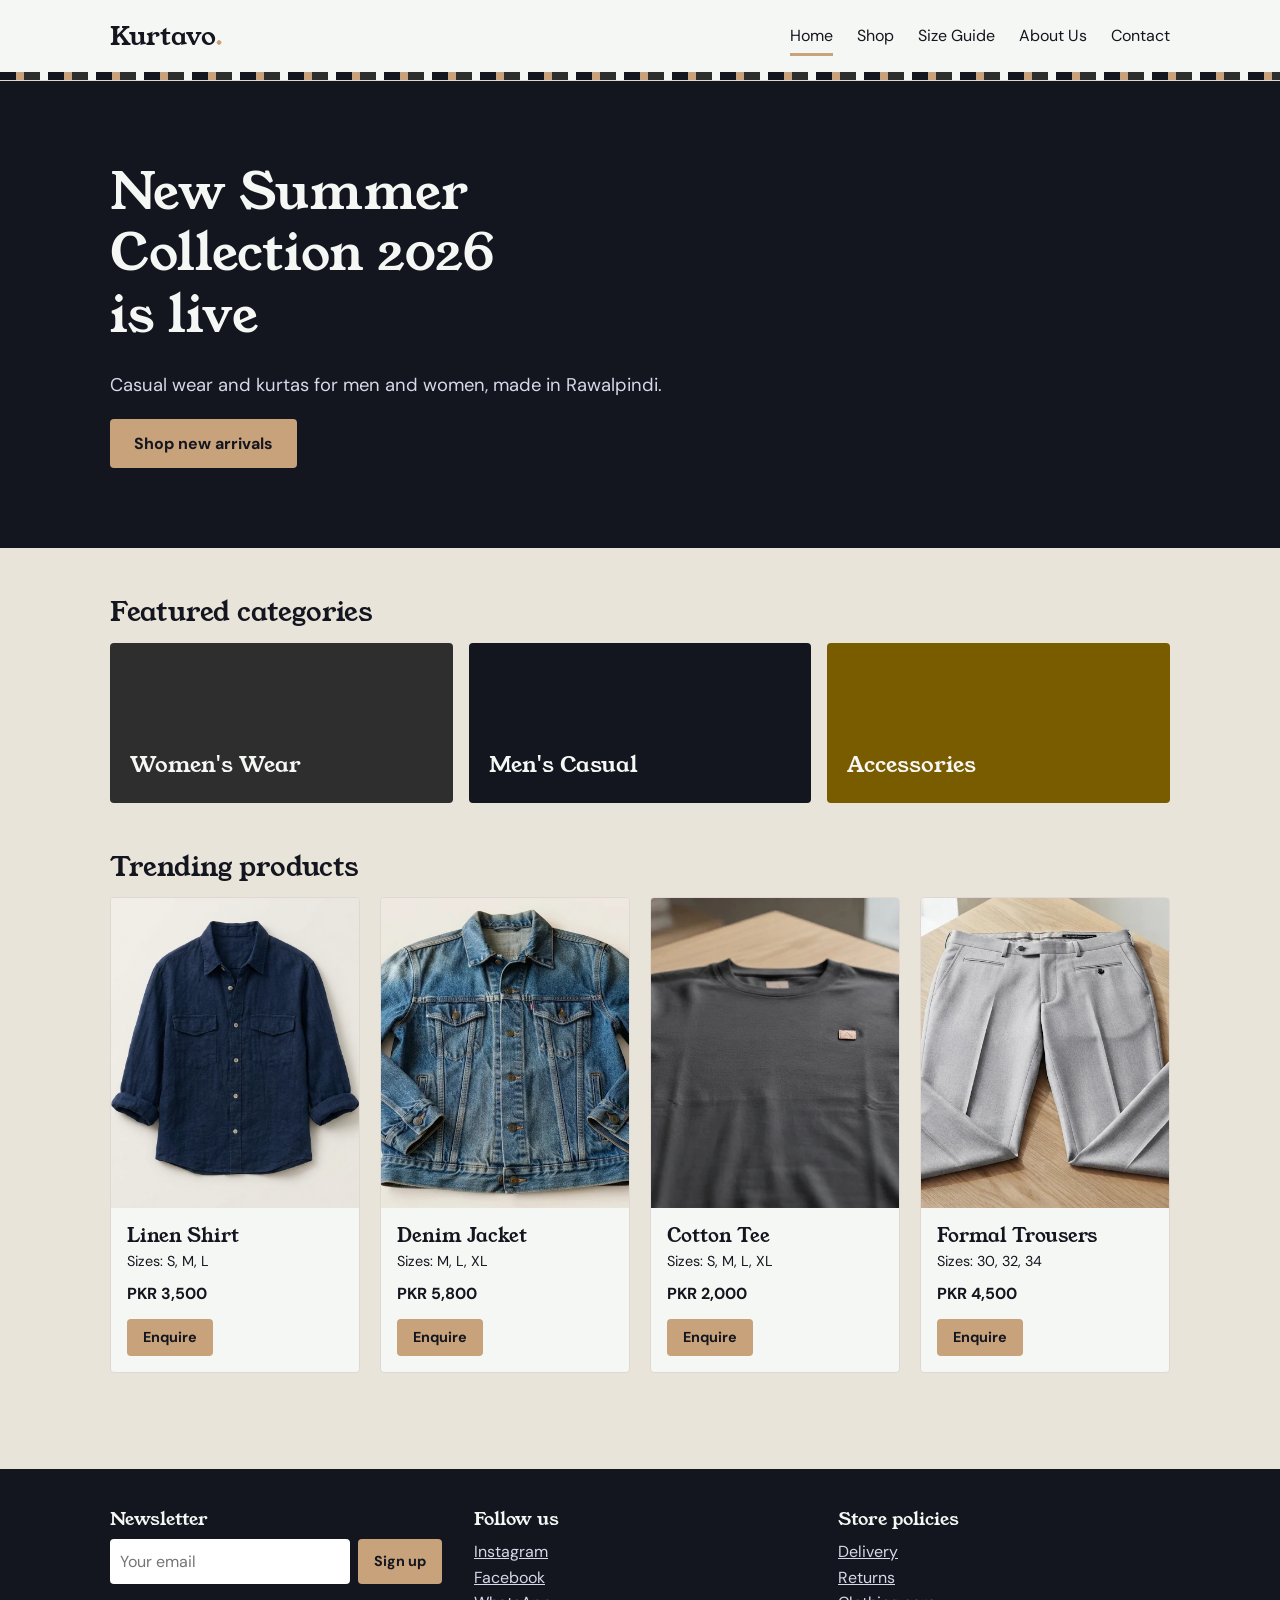
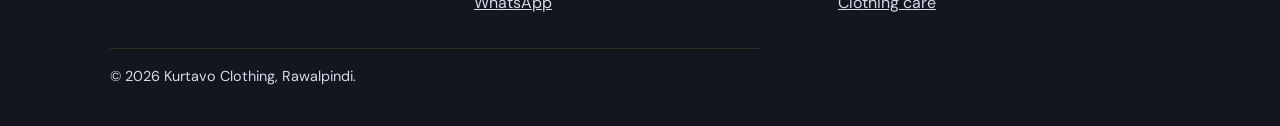
<file: index.html>
<!DOCTYPE html>
<html lang="en">
<head>
  <meta charset="UTF-8">
  <meta name="viewport" content="width=device-width, initial-scale=1">
  <title>Home | Kurtavo Clothing</title>
  <link rel="preconnect" href="https://fonts.googleapis.com">
  <link rel="stylesheet" href="https://fonts.googleapis.com/css2?family=DM+Sans:wght@400;700&family=Young+Serif&display=swap">
  <link rel="stylesheet" href="style.css">
</head>
<body>

  <!-- ========== HEADER / NAVIGATION (same on every page) ========== -->
  <header class="site-header">
    <div class="wrap header-row">
      <a class="logo" href="index.html">Kurtavo<span>.</span></a>
      <input type="checkbox" id="nav-toggle" class="nav-toggle" aria-label="Toggle menu">
      <label for="nav-toggle" class="nav-button">Menu</label>
      <ul class="nav-links">
        <li><a href="index.html" class="active">Home</a></li>
        <li><a href="shop.html">Shop</a></li>
        <li><a href="size-guide.html">Size Guide</a></li>
        <li><a href="about.html">About Us</a></li>
        <li><a href="contact.html">Contact</a></li>
      </ul>
    </div>
  </header>

  <!-- ========== HERO BANNER ========== -->
  <section class="hero">
    <div class="wrap">
      <h1>New Summer Collection 2026 is live</h1>
      <p>Casual wear and kurtas for men and women, made in Rawalpindi.</p>
      <a class="btn" href="shop.html">Shop new arrivals</a>
    </div>
  </section>

  <main>
    <!-- ========== FEATURED CATEGORIES ========== -->
    <section class="section">
      <div class="wrap">
        <h2>Featured categories</h2>
        <div class="category-row">
          <a class="category" href="shop.html">Women's Wear</a>
          <a class="category" href="shop.html">Men's Casual</a>
          <a class="category" href="shop.html">Accessories</a>
        </div>
      </div>
    </section>

    <!-- ========== TRENDING PRODUCTS (4 cards) ========== -->
    <section class="section" style="padding-top:0">
      <div class="wrap">
        <h2>Trending products</h2>
        <div class="product-grid">
          <article class="product-card">
            <div class="thumb"><img src="Blue Linen Shirt.jpg"></div>
            <div class="info">
               
              <h3>Linen Shirt</h3>
              <p class="sizes">Sizes: S, M, L</p>
              <p class="price">PKR 3,500</p>
              <a class="btn btn-small" href="contact.html">Enquire</a>
            </div>
          </article>
          <article class="product-card">
            <div class="thumb"><img src="Blue Denim Jacket.jpg"></div>
            <div class="info">

              <h3>Denim Jacket</h3>
              <p class="sizes">Sizes: M, L, XL</p>
              <p class="price">PKR 5,800</p>
              <a class="btn btn-small" href="contact.html">Enquire</a>
            </div>
          </article>
          <article class="product-card">
            <div class="thumb"><img src="Black Cotton Tee.jpg"></div>
            <div class="info">

              <h3>Cotton Tee</h3>
              <p class="sizes">Sizes: S, M, L, XL</p>
              <p class="price">PKR 2,000</p>
              <a class="btn btn-small" href="contact.html">Enquire</a>
            </div>
          </article>
          <article class="product-card">
            <div class="thumb"><img src="White Formal Trousers.jpg"></div>
            <div class="info">
              <h3>Formal Trousers</h3>

              <p class="sizes">Sizes: 30, 32, 34</p>
              <p class="price">PKR 4,500</p>
              <a class="btn btn-small" href="contact.html">Enquire</a>
            </div>
          </article>
        </div>
      </div>
    </section>
  </main>

  <!-- ========== FOOTER (same on every page) ========== -->
  <footer class="site-footer">
    <div class="wrap">
      <div class="footer-grid">
        <div>
          <h3>Newsletter</h3>
          <form class="newsletter" action="#">
            <input type="email" id="news-email" placeholder="Your email" aria-label="Email for newsletter">
            <button class="btn btn-small" type="submit">Sign up</button>
          </form>
        </div>
        <div>
          <h3>Follow us</h3>
          <ul>
            <li><a href="#">Instagram</a></li>
            <li><a href="#">Facebook</a></li>
            <li><a href="#">WhatsApp</a></li>
          </ul>
        </div>
        <div>
          <h3>Store policies</h3>
          <ul>
            <li><a href="#">Delivery</a></li>
            <li><a href="#">Returns</a></li>
            <li><a href="#">Clothing care</a></li>
          </ul>
        </div>
      </div>
      <p class="copyright">&copy; 2026 Kurtavo Clothing, Rawalpindi.</p>
    </div>
  </footer>

</body>
</html>
</file>
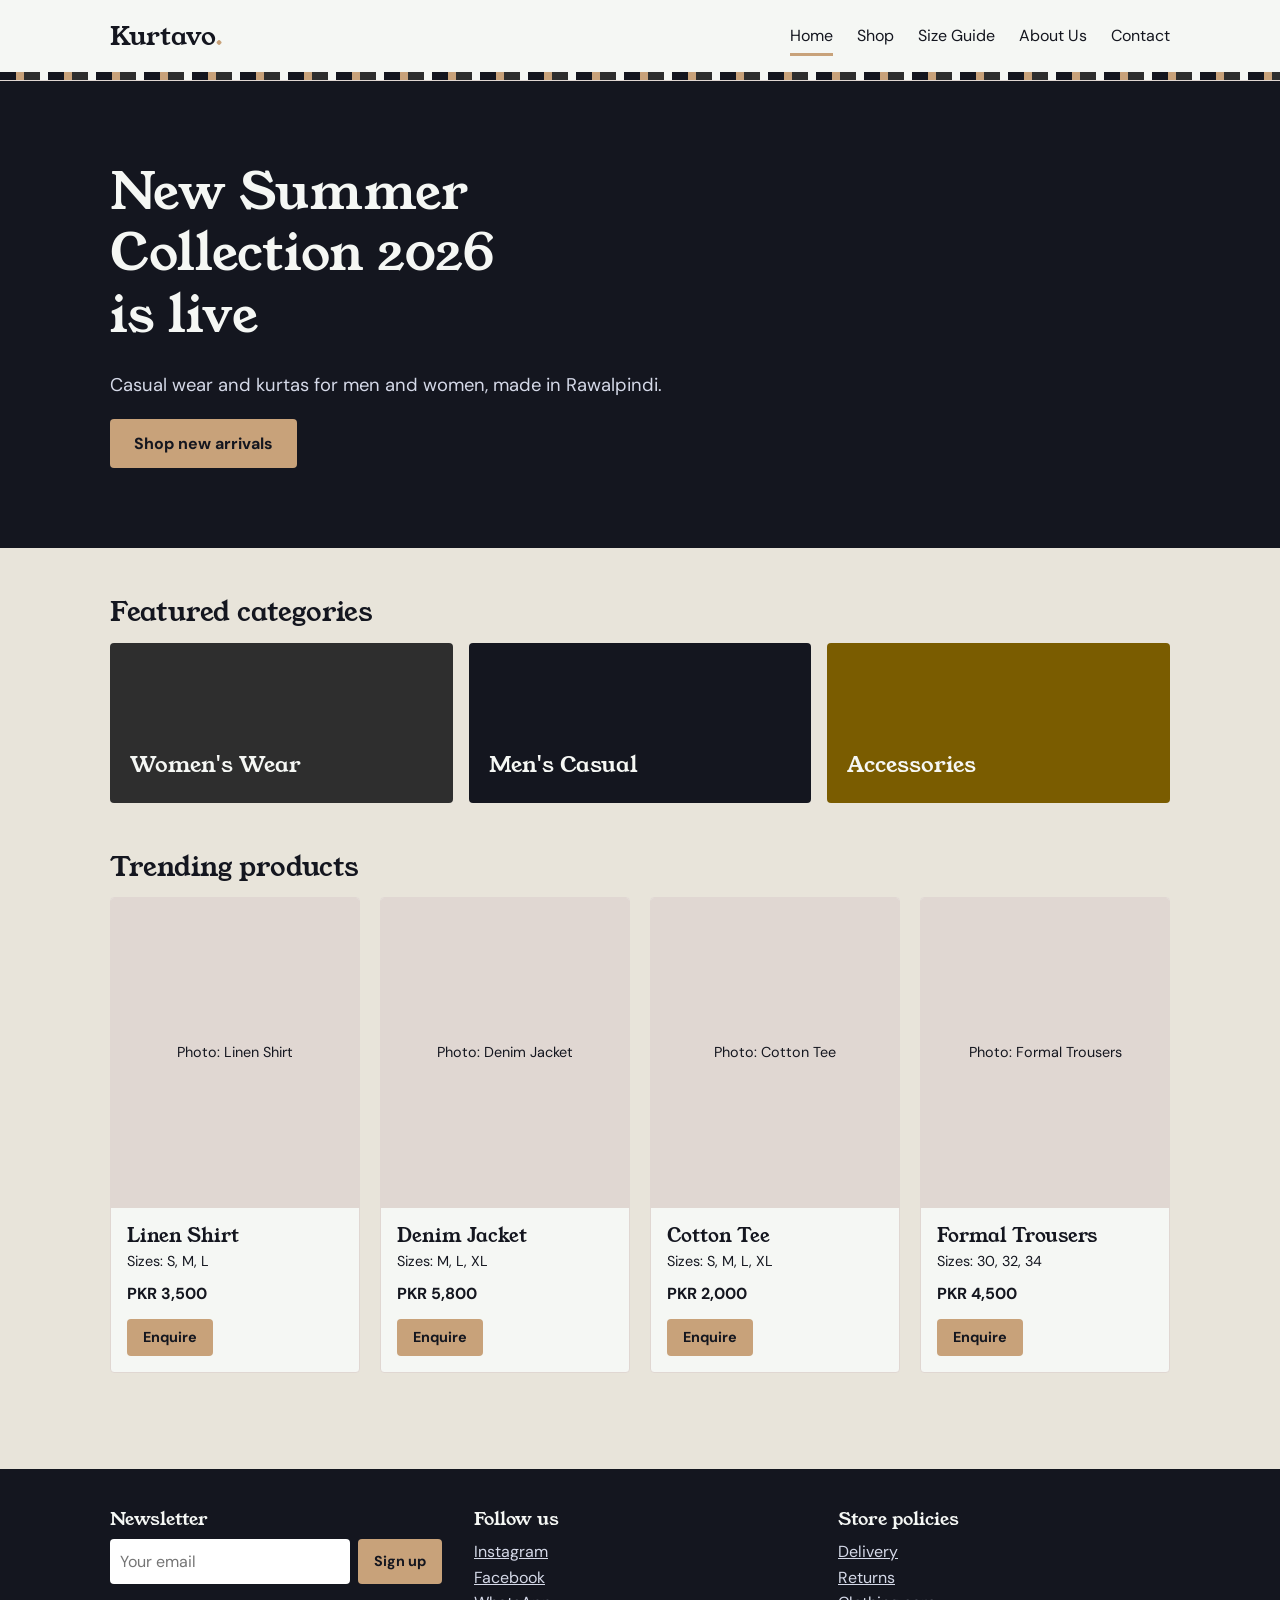
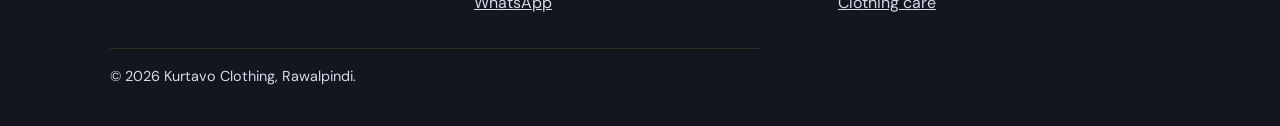
<file: New folder/index.html>
<!DOCTYPE html>
<html lang="en">
<head>
  <meta charset="UTF-8">
  <meta name="viewport" content="width=device-width, initial-scale=1">
  <title>Home | Kurtavo Clothing</title>
  <link rel="preconnect" href="https://fonts.googleapis.com">
  <link rel="stylesheet" href="https://fonts.googleapis.com/css2?family=DM+Sans:wght@400;700&family=Young+Serif&display=swap">
  <link rel="stylesheet" href="style.css">
</head>
<body>

  <!-- ========== HEADER / NAVIGATION (same on every page) ========== -->
  <header class="site-header">
    <div class="wrap header-row">
      <a class="logo" href="index.html">Kurtavo<span>.</span></a>
      <input type="checkbox" id="nav-toggle" class="nav-toggle" aria-label="Toggle menu">
      <label for="nav-toggle" class="nav-button">Menu</label>
      <ul class="nav-links">
        <li><a href="index.html" class="active">Home</a></li>
        <li><a href="shop.html">Shop</a></li>
        <li><a href="size-guide.html">Size Guide</a></li>
        <li><a href="about.html">About Us</a></li>
        <li><a href="contact.html">Contact</a></li>
      </ul>
    </div>
  </header>

  <!-- ========== HERO BANNER ========== -->
  <section class="hero">
    <div class="wrap">
      <h1>New Summer Collection 2026 is live</h1>
      <p>Casual wear and kurtas for men and women, made in Rawalpindi.</p>
      <a class="btn" href="shop.html">Shop new arrivals</a>
    </div>
  </section>

  <main>
    <!-- ========== FEATURED CATEGORIES ========== -->
    <section class="section">
      <div class="wrap">
        <h2>Featured categories</h2>
        <div class="category-row">
          <a class="category" href="shop.html">Women's Wear</a>
          <a class="category" href="shop.html">Men's Casual</a>
          <a class="category" href="shop.html">Accessories</a>
        </div>
      </div>
    </section>

    <!-- ========== TRENDING PRODUCTS (4 cards) ========== -->
    <section class="section" style="padding-top:0">
      <div class="wrap">
        <h2>Trending products</h2>
        <div class="product-grid">
          <article class="product-card">
            <div class="thumb">Photo: Linen Shirt</div>
            <div class="info">
              <h3>Linen Shirt</h3>
              <p class="sizes">Sizes: S, M, L</p>
              <p class="price">PKR 3,500</p>
              <a class="btn btn-small" href="contact.html">Enquire</a>
            </div>
          </article>
          <article class="product-card">
            <div class="thumb">Photo: Denim Jacket</div>
            <div class="info">
              <h3>Denim Jacket</h3>
              <p class="sizes">Sizes: M, L, XL</p>
              <p class="price">PKR 5,800</p>
              <a class="btn btn-small" href="contact.html">Enquire</a>
            </div>
          </article>
          <article class="product-card">
            <div class="thumb">Photo: Cotton Tee</div>
            <div class="info">
              <h3>Cotton Tee</h3>
              <p class="sizes">Sizes: S, M, L, XL</p>
              <p class="price">PKR 2,000</p>
              <a class="btn btn-small" href="contact.html">Enquire</a>
            </div>
          </article>
          <article class="product-card">
            <div class="thumb">Photo: Formal Trousers</div>
            <div class="info">
              <h3>Formal Trousers</h3>
              <p class="sizes">Sizes: 30, 32, 34</p>
              <p class="price">PKR 4,500</p>
              <a class="btn btn-small" href="contact.html">Enquire</a>
            </div>
          </article>
        </div>
      </div>
    </section>
  </main>

  <!-- ========== FOOTER (same on every page) ========== -->
  <footer class="site-footer">
    <div class="wrap">
      <div class="footer-grid">
        <div>
          <h3>Newsletter</h3>
          <form class="newsletter" action="#">
            <input type="email" id="news-email" placeholder="Your email" aria-label="Email for newsletter">
            <button class="btn btn-small" type="submit">Sign up</button>
          </form>
        </div>
        <div>
          <h3>Follow us</h3>
          <ul>
            <li><a href="#">Instagram</a></li>
            <li><a href="#">Facebook</a></li>
            <li><a href="#">WhatsApp</a></li>
          </ul>
        </div>
        <div>
          <h3>Store policies</h3>
          <ul>
            <li><a href="#">Delivery</a></li>
            <li><a href="#">Returns</a></li>
            <li><a href="#">Clothing care</a></li>
          </ul>
        </div>
      </div>
      <p class="copyright">&copy; 2026 Kurtavo Clothing, Rawalpindi.</p>
    </div>
  </footer>

</body>
</html>
</file>
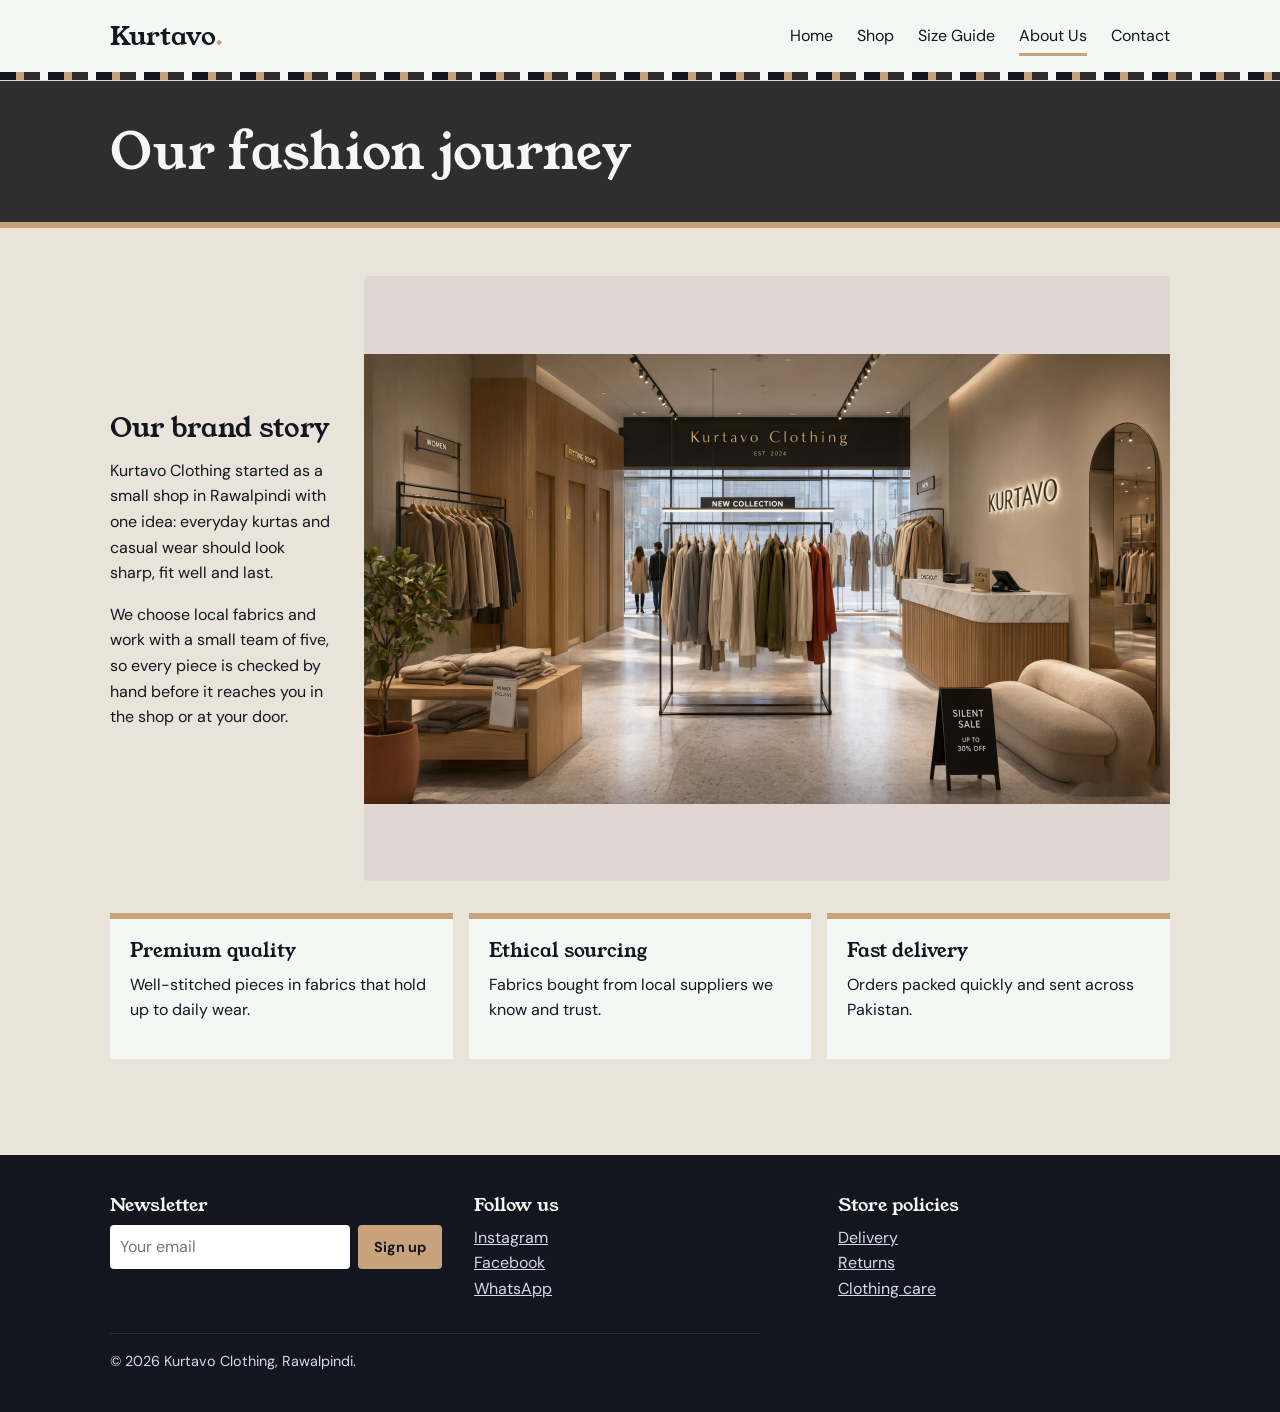
<file: about.html>
<!DOCTYPE html>
<html lang="en">

<head>
  <meta charset="UTF-8">
  <meta name="viewport" content="width=device-width, initial-scale=1">
  <title>About Us | Kurtavo Clothing</title>
  <link rel="preconnect" href="https://fonts.googleapis.com">
  <link rel="stylesheet"
    href="https://fonts.googleapis.com/css2?family=DM+Sans:wght@400;700&family=Young+Serif&display=swap">
  <link rel="stylesheet" href="style.css">
</head>

<body>

  <!--HEADER / NAVIGATION (same on every page)-->
  <header class="site-header">
    <div class="wrap header-row">
      <a class="logo" href="index.html">Kurtavo<span>.</span></a>
      <input type="checkbox" id="nav-toggle" class="nav-toggle" aria-label="Toggle menu">
      <label for="nav-toggle" class="nav-button">Menu</label>
      <ul class="nav-links">
        <li><a href="index.html">Home</a></li>
        <li><a href="shop.html">Shop</a></li>
        <li><a href="size-guide.html">Size Guide</a></li>
        <li><a href="about.html" class="active">About Us</a></li>
        <li><a href="contact.html">Contact</a></li>
      </ul>
    </div>
  </header>

  <!-- ========== PAGE HEADER ========== -->
  <section class="page-header">
    <div class="wrap">
      <h1>Our fashion journey</h1>
    </div>
  </section>

  <main class="section">
    <div class="wrap">

      <!-- ========== BRAND STORY + PHOTO ========== -->
      <div class="two-col">
        <div>
          <h2>Our brand story</h2>
          <p>Kurtavo Clothing started as a small shop in Rawalpindi with one idea: everyday kurtas and casual wear
            should look sharp, fit well and last.</p>
          <p>We choose local fabrics and work with a small team of five, so every piece is checked by hand before it
            reaches you in the shop or at your door.</p>
        </div>
        <div class="photo-box"><img src="kurtavo_store_clean.png" alt="Inside the kurtavo clothing store"></div>
      </div>

      <!-- ========== CORE VALUES ========== -->
      <div class="values">
        <div class="value">
          <h3>Premium quality</h3>
          <p>Well-stitched pieces in fabrics that hold up to daily wear.</p>
        </div>
        <div class="value">
          <h3>Ethical sourcing</h3>
          <p>Fabrics bought from local suppliers we know and trust.</p>
        </div>
        <div class="value">
          <h3>Fast delivery</h3>
          <p>Orders packed quickly and sent across Pakistan.</p>
        </div>
      </div>

    </div>
  </main>

  <!-- ========== FOOTER (same on every page) ========== -->
  <footer class="site-footer">
    <div class="wrap">
      <div class="footer-grid">
        <div>
          <h3>Newsletter</h3>
          <form class="newsletter" action="#">
            <input type="email" id="news-email" placeholder="Your email" aria-label="Email for newsletter">
            <button class="btn btn-small" type="submit">Sign up</button>
          </form>
        </div>
        <div>
          <h3>Follow us</h3>
          <ul>
            <li><a href="#">Instagram</a></li>
            <li><a href="#">Facebook</a></li>
            <li><a href="#">WhatsApp</a></li>
          </ul>
        </div>
        <div>
          <h3>Store policies</h3>
          <ul>
            <li><a href="#">Delivery</a></li>
            <li><a href="#">Returns</a></li>
            <li><a href="#">Clothing care</a></li>
          </ul>
        </div>
      </div>
      <p class="copyright">&copy; 2026 Kurtavo Clothing, Rawalpindi.</p>
    </div>
  </footer>

</body>

</html>
</file>
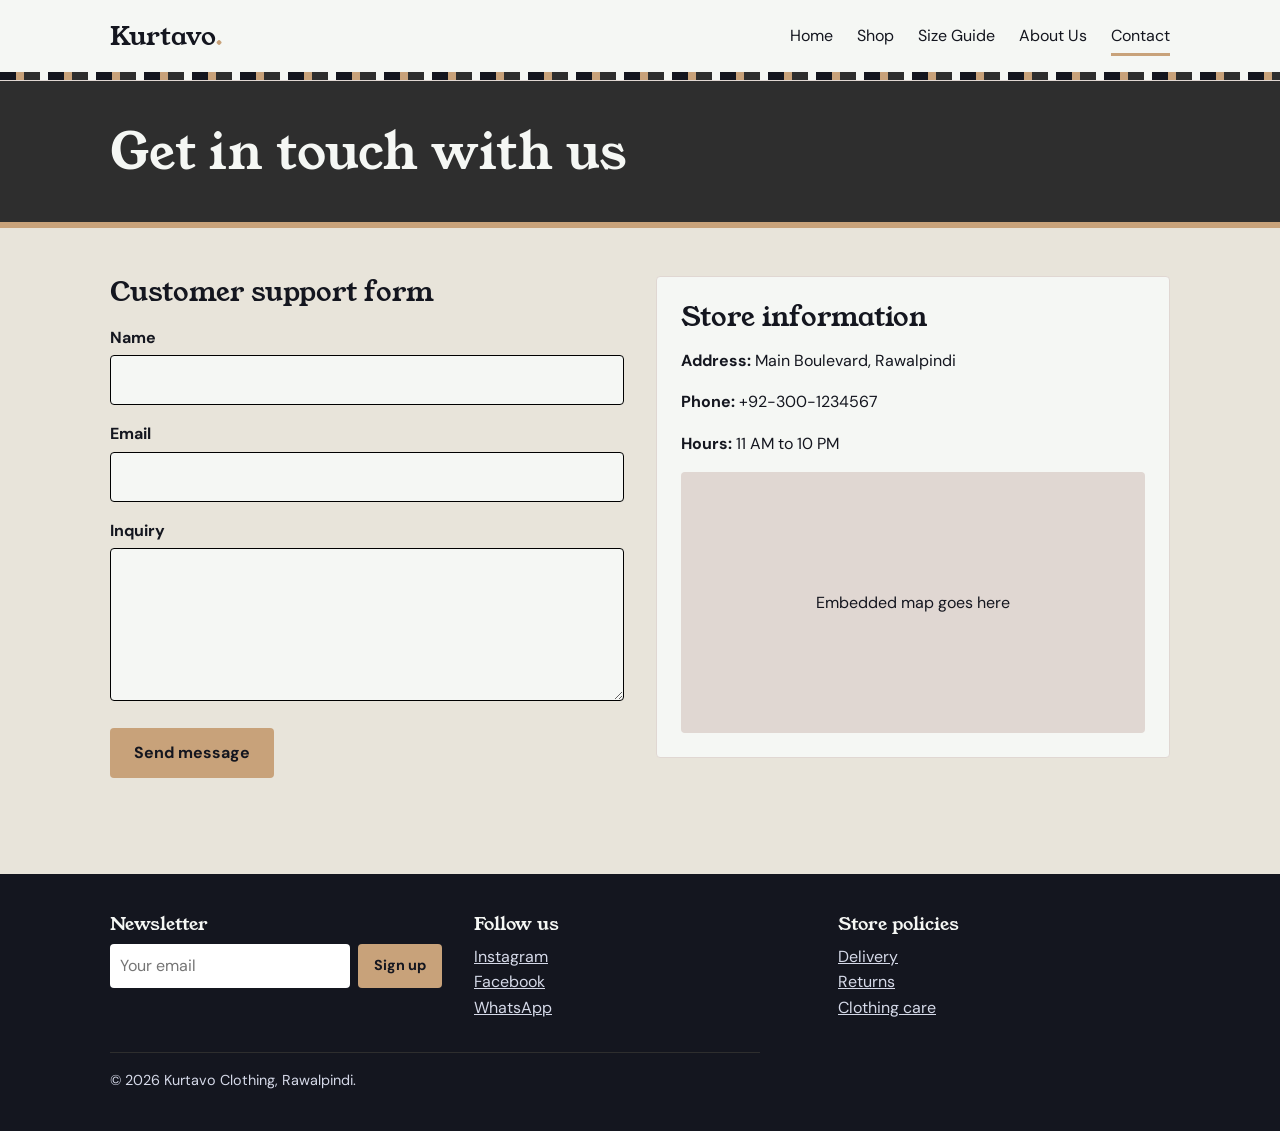
<file: contact.html>
<!DOCTYPE html>
<html lang="en">
<head>
  <meta charset="UTF-8">
  <meta name="viewport" content="width=device-width, initial-scale=1">
  <title>Contact | Kurtavo Clothing</title>
  <link rel="preconnect" href="https://fonts.googleapis.com">
  <link rel="stylesheet" href="https://fonts.googleapis.com/css2?family=DM+Sans:wght@400;700&family=Young+Serif&display=swap">
  <link rel="stylesheet" href="style.css">
</head>
<body>

  <!-- ========== HEADER / NAVIGATION (same on every page) ========== -->
  <header class="site-header">
    <div class="wrap header-row">
      <a class="logo" href="index.html">Kurtavo<span>.</span></a>
      <input type="checkbox" id="nav-toggle" class="nav-toggle" aria-label="Toggle menu">
      <label for="nav-toggle" class="nav-button">Menu</label>
      <ul class="nav-links">
        <li><a href="index.html">Home</a></li>
        <li><a href="shop.html">Shop</a></li>
        <li><a href="size-guide.html">Size Guide</a></li>
        <li><a href="about.html">About Us</a></li>
        <li><a href="contact.html" class="active">Contact</a></li>
      </ul>
    </div>
  </header>

  <!-- ========== PAGE HEADER ========== -->
  <section class="page-header">
    <div class="wrap"><h1>Get in touch with us</h1></div>
  </section>

  <main class="section">
    <div class="wrap two-col" style="align-items:start">

      <!-- ========== CUSTOMER SUPPORT FORM ========== -->
      <section>
        <h2>Customer support form</h2>
        <form class="contact-form" action="#" method="post" novalidate>
          <label for="name">Name</label>
          <input type="text" id="name" name="name">

          <label for="email">Email</label>
          <input type="email" id="email" name="email">

          <label for="inquiry">Inquiry</label>
          <textarea id="inquiry" name="inquiry" rows="5"></textarea>

          <button class="btn" type="submit">Send message</button>
        </form>
      </section>

      <!-- ========== STORE INFORMATION + MAP ========== -->
      <section class="info-box">
        <h2>Store information</h2>
        <p><strong>Address:</strong> Main Boulevard, Rawalpindi</p>
        <p><strong>Phone:</strong> +92-300-1234567</p>
        <p><strong>Hours:</strong> 11 AM to 10 PM</p>
        <div class="map-box">Embedded map goes here</div>
      </section>

    </div>
  </main>

  <!-- ========== FOOTER (same on every page) ========== -->
  <footer class="site-footer">
    <div class="wrap">
      <div class="footer-grid">
        <div>
          <h3>Newsletter</h3>
          <form class="newsletter" action="#">
            <input type="email" id="news-email" placeholder="Your email" aria-label="Email for newsletter">
            <button class="btn btn-small" type="submit">Sign up</button>
          </form>
        </div>
        <div>
          <h3>Follow us</h3>
          <ul>
            <li><a href="#">Instagram</a></li>
            <li><a href="#">Facebook</a></li>
            <li><a href="#">WhatsApp</a></li>
          </ul>
        </div>
        <div>
          <h3>Store policies</h3>
          <ul>
            <li><a href="#">Delivery</a></li>
            <li><a href="#">Returns</a></li>
            <li><a href="#">Clothing care</a></li>
          </ul>
        </div>
      </div>
      <p class="copyright">&copy; 2026 Kurtavo Clothing, Rawalpindi.</p>
    </div>
  </footer>

</body>
</html>
</file>
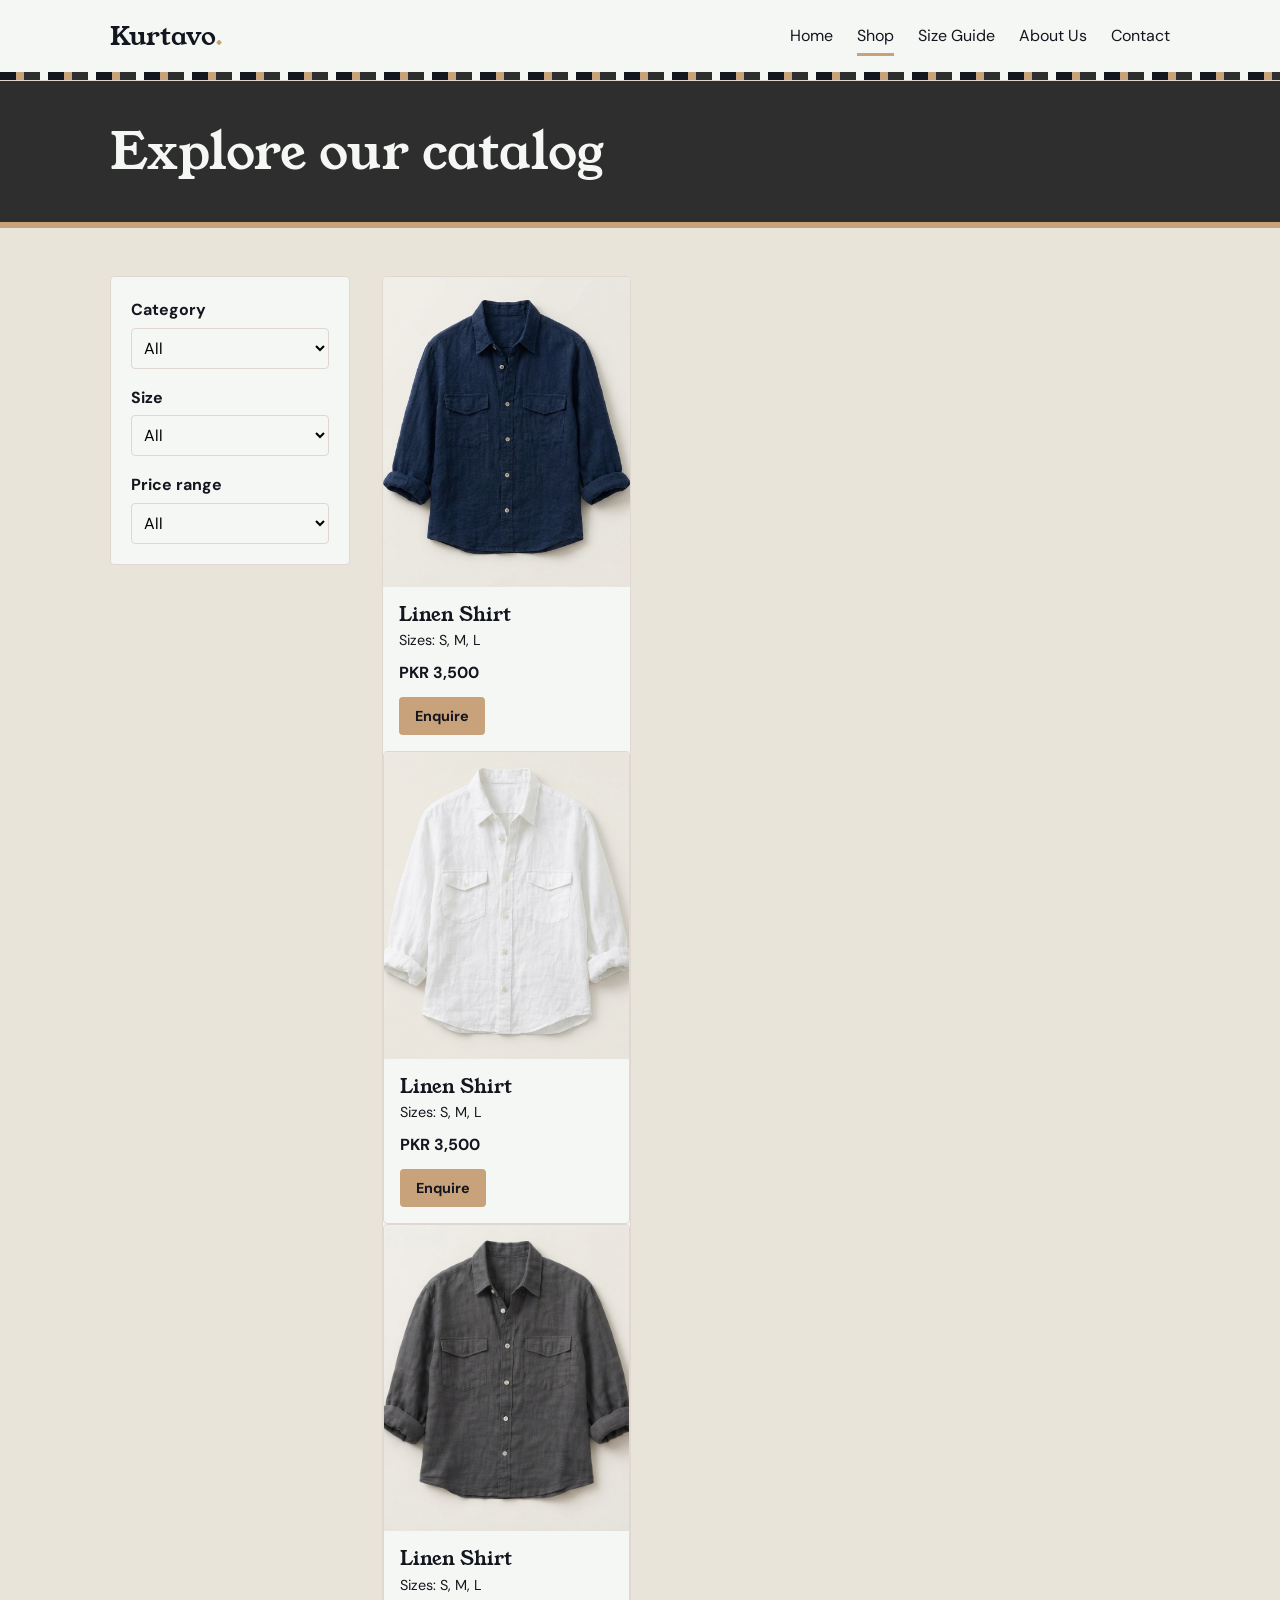
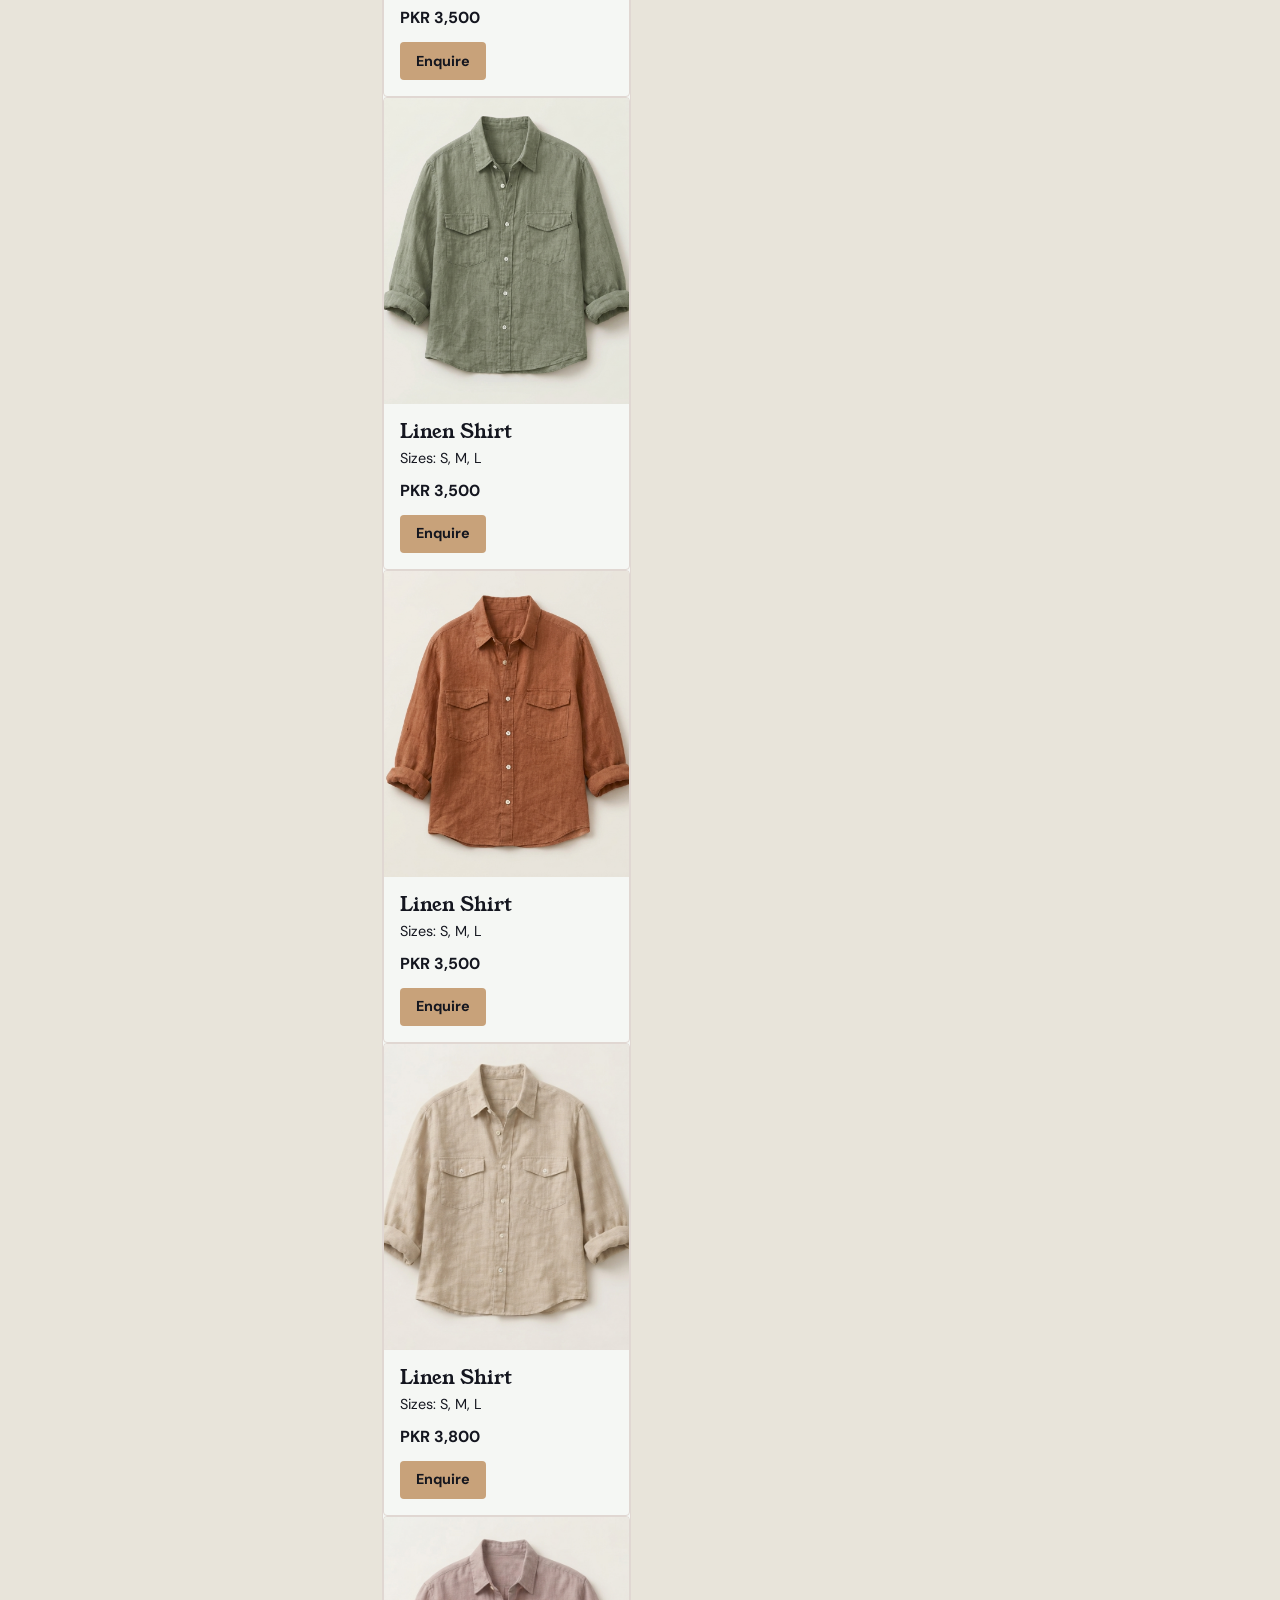
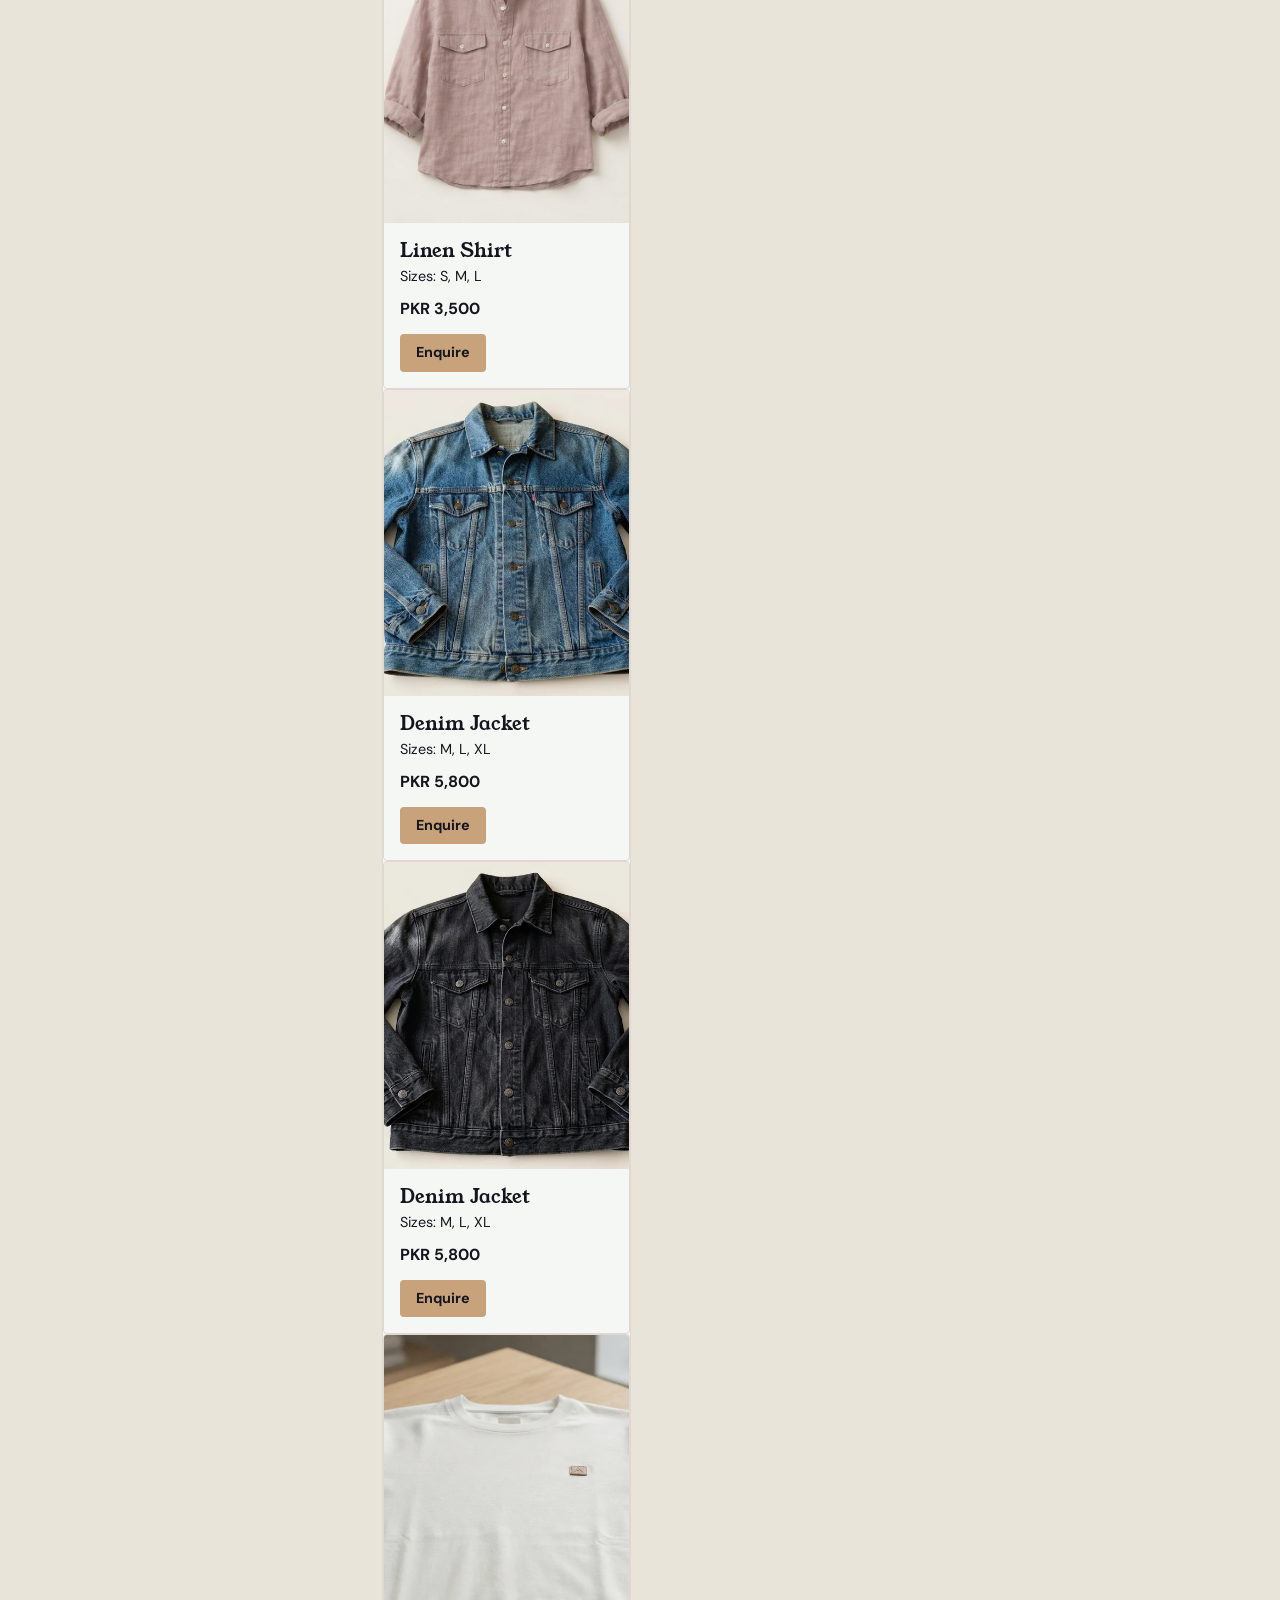
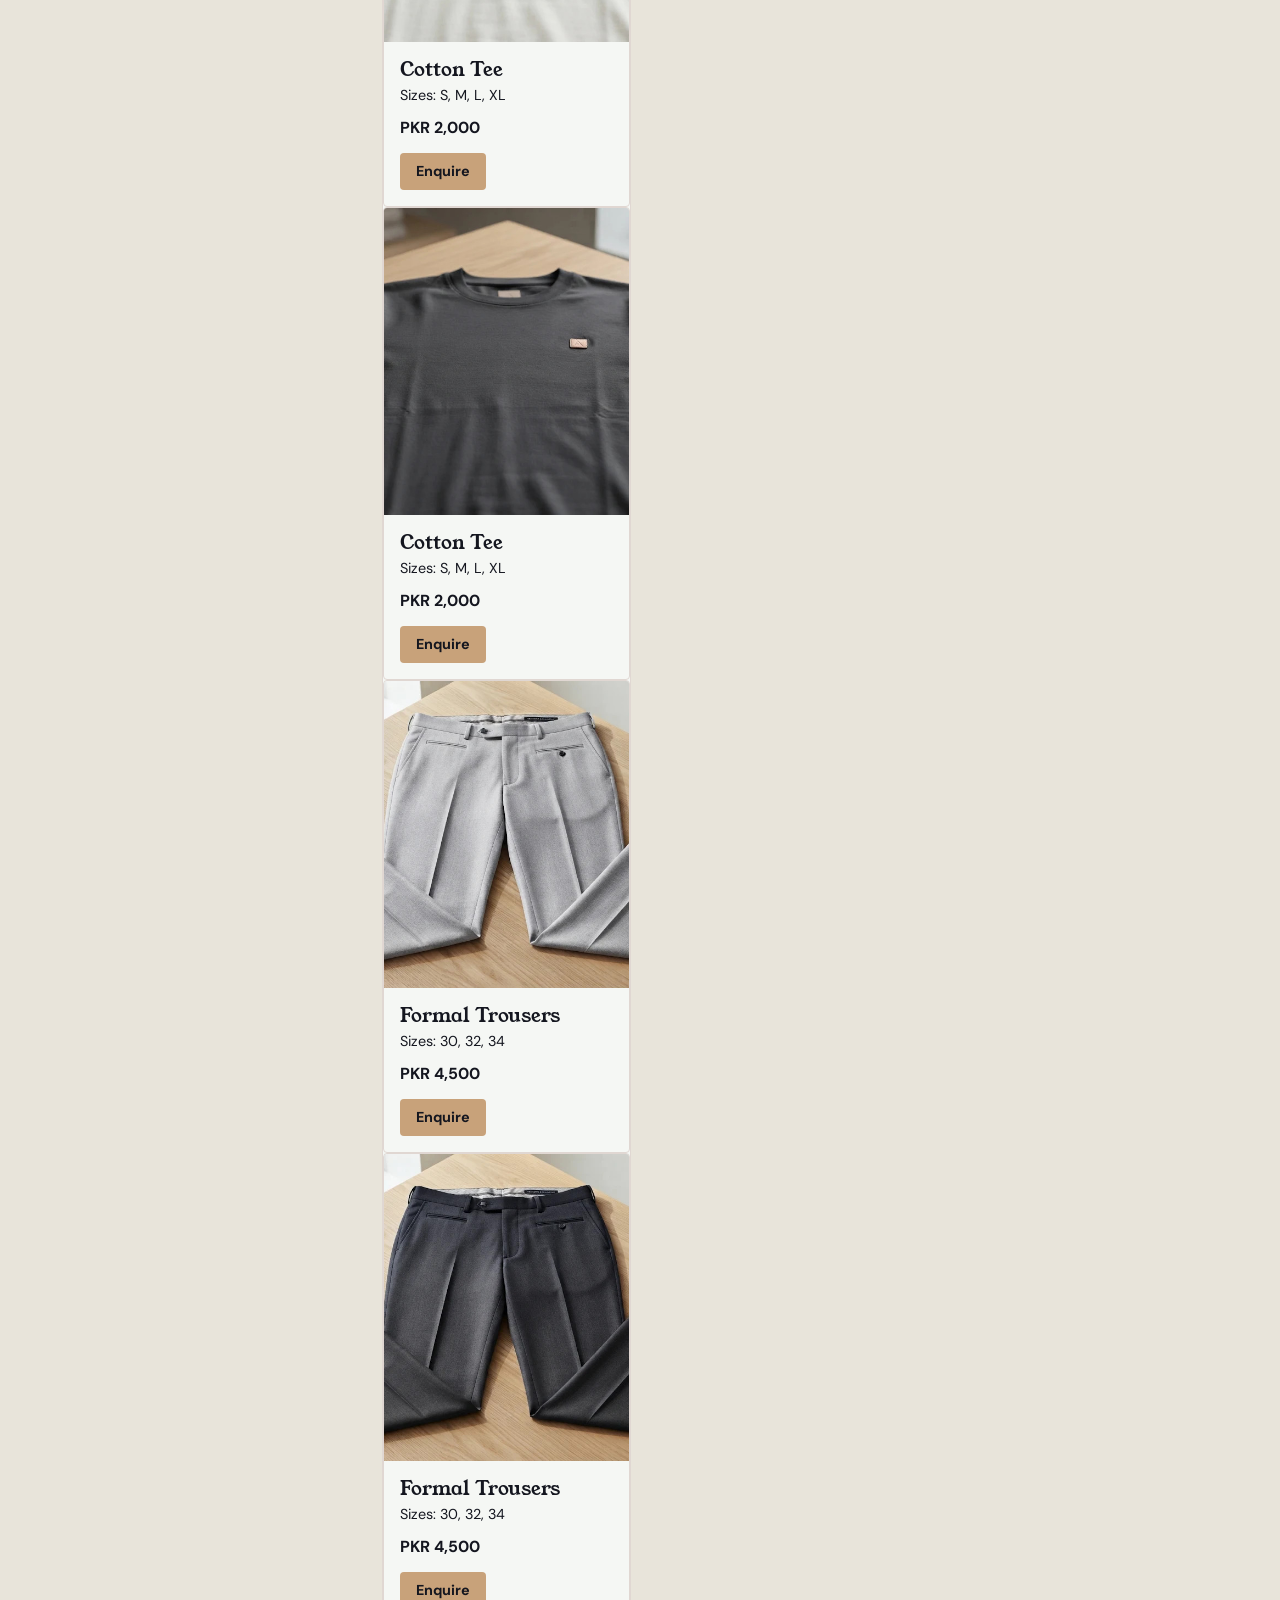
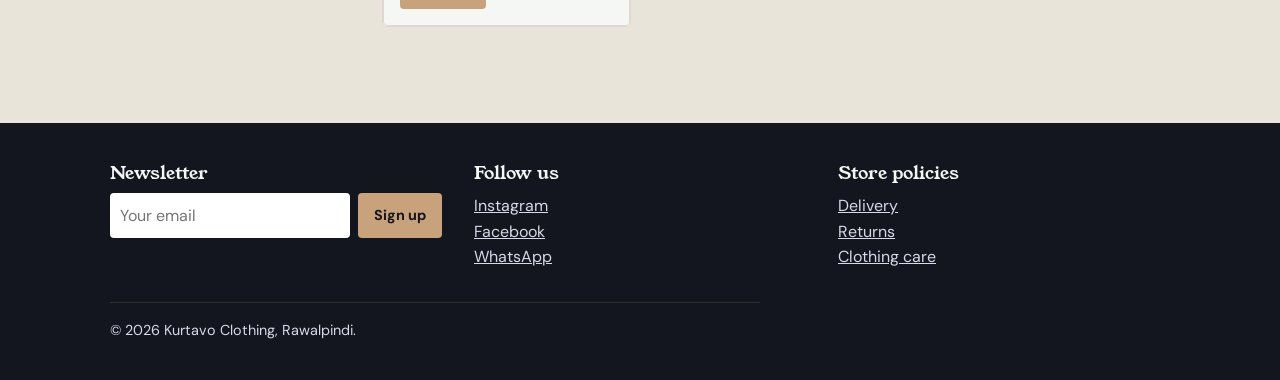
<file: shop.html>
<!DOCTYPE html>
<html lang="en">
<head>
  <meta charset="UTF-8">
  <meta name="viewport" content="width=device-width, initial-scale=1">
  <title>Shop | Kurtavo Clothing</title>
  <link rel="preconnect" href="https://fonts.googleapis.com">
  <link rel="stylesheet" href="https://fonts.googleapis.com/css2?family=DM+Sans:wght@400;700&family=Young+Serif&display=swap">
  <link rel="stylesheet" href="style.css">
</head>
<body>

  
  <header class="site-header">
    <div class="wrap header-row">
      <a class="logo" href="index.html">Kurtavo<span>.</span></a>
      <input type="checkbox" id="nav-toggle" class="nav-toggle" aria-label="Toggle menu">
      <label for="nav-toggle" class="nav-button">Menu</label>
      <ul class="nav-links">
        <li><a href="index.html">Home</a></li>
        <li><a href="shop.html" class="active">Shop</a></li>
        <li><a href="size-guide.html">Size Guide</a></li>
        <li><a href="about.html">About Us</a></li>
        <li><a href="contact.html">Contact</a></li>
      </ul>
    </div>
  </header>

  
  <section class="page-header">
    <div class="wrap"><h1>Explore our catalog</h1></div>
  </section>

  <main class="section">
    <div class="wrap shop-layout">

      
      <aside class="filters" aria-label="Filters">
        <label for="f-category">Category</label>
        <select id="f-category">
          <option>All</option><option>Men</option><option>Women</option><option>Accessories</option>
        </select>
        <label for="f-size">Size</label>
        <select id="f-size">
          <option>All</option><option>S</option><option>M</option><option>L</option>
        </select>
        <label for="f-price">Price range</label>
        <select id="f-price">
          <option>All</option><option>Under PKR 3,000</option><option>PKR 3,000 to 5,000</option><option>Over PKR 5,000</option>
        </select>
      </aside>

      
      <section aria-label="Products">
        <div class="product-grid">
          <article class="product-card">
            <div class="thumb"><img src="Blue Linen Shirt.jpg"></div>
            <div class="info">
              <h3>Linen Shirt</h3>
              <p class="sizes">Sizes: S, M, L</p>
              <p class="price">PKR 3,500</p>
              <a class="btn btn-small" href="contact.html">Enquire</a>
            </div>
          
         <article class="product-card">
            <div class="thumb"><img src="White Linen Shirt.jpg"></div>
            <div class="info">
              <h3>Linen Shirt</h3>
              <p class="sizes">Sizes: S, M, L</p>
              <p class="price">PKR 3,500</p>
              <a class="btn btn-small" href="contact.html">Enquire</a>
            </div>
          </article><article class="product-card">
            <div class="thumb"><img src="Charcoal Linen Shirt.jpg"></div>
            <div class="info">
              <h3>Linen Shirt</h3>
              <p class="sizes">Sizes: S, M, L</p>
              <p class="price">PKR 3,500</p>
              <a class="btn btn-small" href="contact.html">Enquire</a>
            </div>
          </article><article class="product-card">
            <div class="thumb"><img src="Sage Green Linen Shirt.jpg"></div>
            <div class="info">
              <h3>Linen Shirt</h3>
              <p class="sizes">Sizes: S, M, L</p>
              <p class="price">PKR 3,500</p>
              <a class="btn btn-small" href="contact.html">Enquire</a>
            </div>
          </article><article class="product-card">
            <div class="thumb"><img src="Terracotta Linen Shirt.jpg"></div>
            <div class="info">
              <h3>Linen Shirt</h3>
              <p class="sizes">Sizes: S, M, L</p>
              <p class="price">PKR 3,500</p>
              <a class="btn btn-small" href="contact.html">Enquire</a>
            </div>
          </article><article class="product-card">
            <div class="thumb"><img src="Sandy Beige Linen Shirt.jpg"></div>
            <div class="info">
              <h3>Linen Shirt</h3>
              <p class="sizes">Sizes: S, M, L</p>
              <p class="price">PKR 3,800</p>  
              <a class="btn btn-small" href="contact.html">Enquire</a>
            </div>
          </article><article class="product-card">
            <div class="thumb"><img src="Dusty Rose Linen Shirt.jpg"></div>
            <div class="info">
              <h3>Linen Shirt</h3>
              <p class="sizes">Sizes: S, M, L</p>
              <p class="price">PKR 3,500</p>
              <a class="btn btn-small" href="contact.html">Enquire</a>
            </div>
          </article>
          <article class="product-card">
            <div class="thumb"><img src="Blue Denim Jacket.jpg"></div>
            <div class="info">
              <h3>Denim Jacket</h3>
              <p class="sizes">Sizes: M, L, XL</p>
              <p class="price">PKR 5,800</p>
              <a class="btn btn-small" href="contact.html">Enquire</a>
            </div>
          </article><article class="product-card">
            <div class="thumb"><img src="Black Denim Jacket.jpg"></div>
            <div class="info">
              <h3>Denim Jacket</h3>
              <p class="sizes">Sizes: M, L, XL</p>
              <p class="price">PKR 5,800</p>
              <a class="btn btn-small" href="contact.html">Enquire</a>
            </div>
          </article>
          <article class="product-card">
            <div class="thumb"><img src="White Cotton Tee.jpg"></div>
            <div class="info">
              <h3>Cotton Tee</h3>
              <p class="sizes">Sizes: S, M, L, XL</p>
              <p class="price">PKR 2,000</p>
              <a class="btn btn-small" href="contact.html">Enquire</a>
            </div>
          </article><article class="product-card">
            <div class="thumb"><img src="Black Cotton Tee.jpg"></div>
            <div class="info">
              <h3>Cotton Tee</h3>
              <p class="sizes">Sizes: S, M, L, XL</p>
              <p class="price">PKR 2,000</p>
              <a class="btn btn-small" href="contact.html">Enquire</a>
            </div>
          </article>
          <article class="product-card">
            <div class="thumb"><img src="White Formal Trousers.jpg"></div>
            <div class="info">
              <h3>Formal Trousers</h3>
              <p class="sizes">Sizes: 30, 32, 34</p>
              <p class="price">PKR 4,500</p>
              <a class="btn btn-small" href="contact.html">Enquire</a>
            </div>
          </article><article class="product-card">
            <div class="thumb"><img src="Black Formal Trousers.jpg"></div>
            <div class="info">
              <h3>Formal Trousers</h3>
              <p class="sizes">Sizes: 30, 32, 34</p>
              <p class="price">PKR 4,500</p>
              <a class="btn btn-small" href="contact.html">Enquire</a>
            </div>
          </article>
        </div>
      </section>

    </div>
  </main>

  
  <footer class="site-footer">
    <div class="wrap">
      <div class="footer-grid">
        <div>
          <h3>Newsletter</h3>
          <form class="newsletter" action="#">
            <input type="email" id="news-email" placeholder="Your email" aria-label="Email for newsletter">
            <button class="btn btn-small" type="submit">Sign up</button>
          </form>
        </div>
        <div>
          <h3>Follow us</h3>
          <ul>
            <li><a href="#">Instagram</a></li>
            <li><a href="#">Facebook</a></li>
            <li><a href="#">WhatsApp</a></li>
          </ul>
        </div>
        <div>
          <h3>Store policies</h3>
          <ul>
            <li><a href="#">Delivery</a></li>
            <li><a href="#">Returns</a></li>
            <li><a href="#">Clothing care</a></li>
          </ul>
        </div>
      </div>
      <p class="copyright">&copy; 2026 Kurtavo Clothing, Rawalpindi.</p>
    </div>
  </footer>

</body>
</html>
</file>
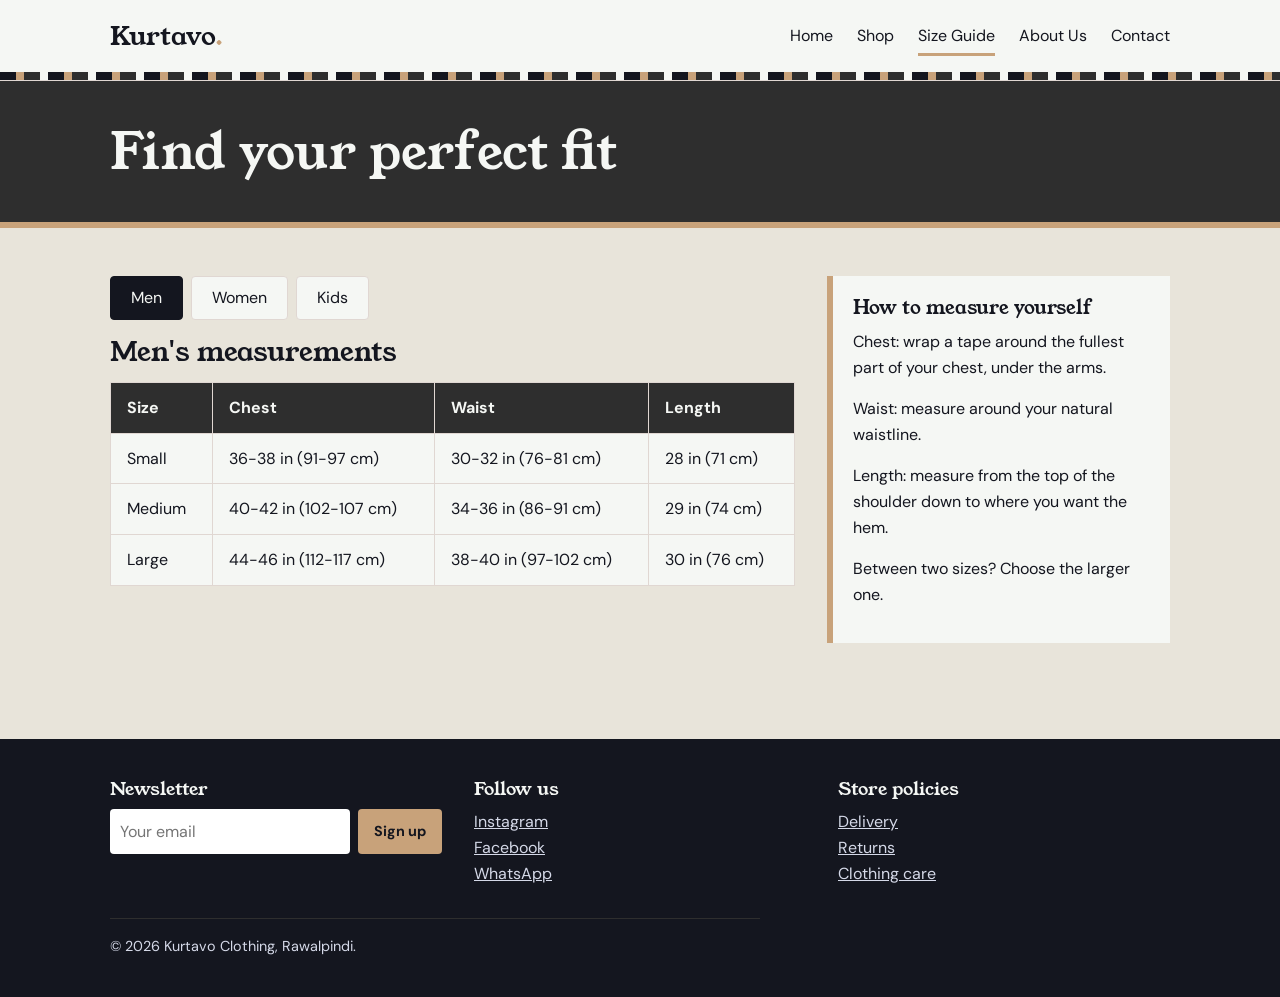
<file: size-guide.html>
<!DOCTYPE html>
<html lang="en">
<head>
  <meta charset="UTF-8">
  <meta name="viewport" content="width=device-width, initial-scale=1">
  <title>Size Guide | Kurtavo Clothing</title>
  <link rel="preconnect" href="https://fonts.googleapis.com">
  <link rel="stylesheet" href="https://fonts.googleapis.com/css2?family=DM+Sans:wght@400;700&family=Young+Serif&display=swap">
  <link rel="stylesheet" href="style.css">
</head>
<body>

  <!-- ========== HEADER / NAVIGATION (same on every page) ========== -->
  <header class="site-header">
    <div class="wrap header-row">
      <a class="logo" href="index.html">Kurtavo<span>.</span></a>
      <input type="checkbox" id="nav-toggle" class="nav-toggle" aria-label="Toggle menu">
      <label for="nav-toggle" class="nav-button">Menu</label>
      <ul class="nav-links">
        <li><a href="index.html">Home</a></li>
        <li><a href="shop.html">Shop</a></li>
        <li><a href="size-guide.html" class="active">Size Guide</a></li>
        <li><a href="about.html">About Us</a></li>
        <li><a href="contact.html">Contact</a></li>
      </ul>
    </div>
  </header>

  <!-- ========== PAGE HEADER ========== -->
  <section class="page-header">
    <div class="wrap"><h1>Find your perfect fit</h1></div>
  </section>

  <main class="section">
    <div class="wrap guide-layout">

      <!-- ========== SIZE CHART WITH TABS (Men / Women / Kids) ========== -->
      <section class="tabs">
        <input type="radio" name="tab" id="tab-men" checked>
        <input type="radio" name="tab" id="tab-women">
        <input type="radio" name="tab" id="tab-kids">
        <div class="tab-labels">
          <label for="tab-men">Men</label>
          <label for="tab-women">Women</label>
          <label for="tab-kids">Kids</label>
        </div>

        <div class="tab-panel" id="panel-men">
          <h2>Men's measurements</h2>
          <div class="table-scroll">
            <table>
              <thead><tr><th>Size</th><th>Chest</th><th>Waist</th><th>Length</th></tr></thead>
              <tbody>
                <tr><td>Small</td><td>36-38 in (91-97 cm)</td><td>30-32 in (76-81 cm)</td><td>28 in (71 cm)</td></tr>
                <tr><td>Medium</td><td>40-42 in (102-107 cm)</td><td>34-36 in (86-91 cm)</td><td>29 in (74 cm)</td></tr>
                <tr><td>Large</td><td>44-46 in (112-117 cm)</td><td>38-40 in (97-102 cm)</td><td>30 in (76 cm)</td></tr>
              </tbody>
            </table>
          </div>
        </div>

        <div class="tab-panel" id="panel-women">
          <h2>Women's measurements</h2>
          <div class="table-scroll">
            <table>
              <thead><tr><th>Size</th><th>Bust</th><th>Waist</th><th>Length</th></tr></thead>
              <tbody>
                <tr><td>Small</td><td>34-36 in (86-91 cm)</td><td>28-30 in (71-76 cm)</td><td>38 in (97 cm)</td></tr>
                <tr><td>Medium</td><td>38-40 in (97-102 cm)</td><td>32-34 in (81-86 cm)</td><td>39 in (99 cm)</td></tr>
                <tr><td>Large</td><td>42-44 in (107-112 cm)</td><td>36-38 in (91-97 cm)</td><td>40 in (102 cm)</td></tr>
              </tbody>
            </table>
          </div>
        </div>

        <div class="tab-panel" id="panel-kids">
          <h2>Kids' measurements</h2>
          <div class="table-scroll">
            <table>
              <thead><tr><th>Age</th><th>Chest</th><th>Waist</th><th>Length</th></tr></thead>
              <tbody>
                <tr><td>4-6 years</td><td>23-25 in (58-64 cm)</td><td>22-23 in (56-58 cm)</td><td>20 in (51 cm)</td></tr>
                <tr><td>7-9 years</td><td>26-28 in (66-71 cm)</td><td>23-25 in (58-64 cm)</td><td>23 in (58 cm)</td></tr>
                <tr><td>10-12 years</td><td>29-31 in (74-79 cm)</td><td>25-27 in (64-69 cm)</td><td>26 in (66 cm)</td></tr>
              </tbody>
            </table>
          </div>
        </div>
      </section>

      <!-- ========== HOW TO MEASURE TIP ========== -->
      <aside class="tip">
        <h3>How to measure yourself</h3>
        <p>Chest: wrap a tape around the fullest part of your chest, under the arms.</p>
        <p>Waist: measure around your natural waistline.</p>
        <p>Length: measure from the top of the shoulder down to where you want the hem.</p>
        <p>Between two sizes? Choose the larger one.</p>
      </aside>

    </div>
  </main>

  <!-- ========== FOOTER (same on every page) ========== -->
  <footer class="site-footer">
    <div class="wrap">
      <div class="footer-grid">
        <div>
          <h3>Newsletter</h3>
          <form class="newsletter" action="#">
            <input type="email" id="news-email" placeholder="Your email" aria-label="Email for newsletter">
            <button class="btn btn-small" type="submit">Sign up</button>
          </form>
        </div>
        <div>
          <h3>Follow us</h3>
          <ul>
            <li><a href="#">Instagram</a></li>
            <li><a href="#">Facebook</a></li>
            <li><a href="#">WhatsApp</a></li>
          </ul>
        </div>
        <div>
          <h3>Store policies</h3>
          <ul>
            <li><a href="#">Delivery</a></li>
            <li><a href="#">Returns</a></li>
            <li><a href="#">Clothing care</a></li>
          </ul>
        </div>
      </div>
      <p class="copyright">&copy; 2026 Kurtavo Clothing, Rawalpindi.</p>
    </div>
  </footer>

</body>
</html>
</file>
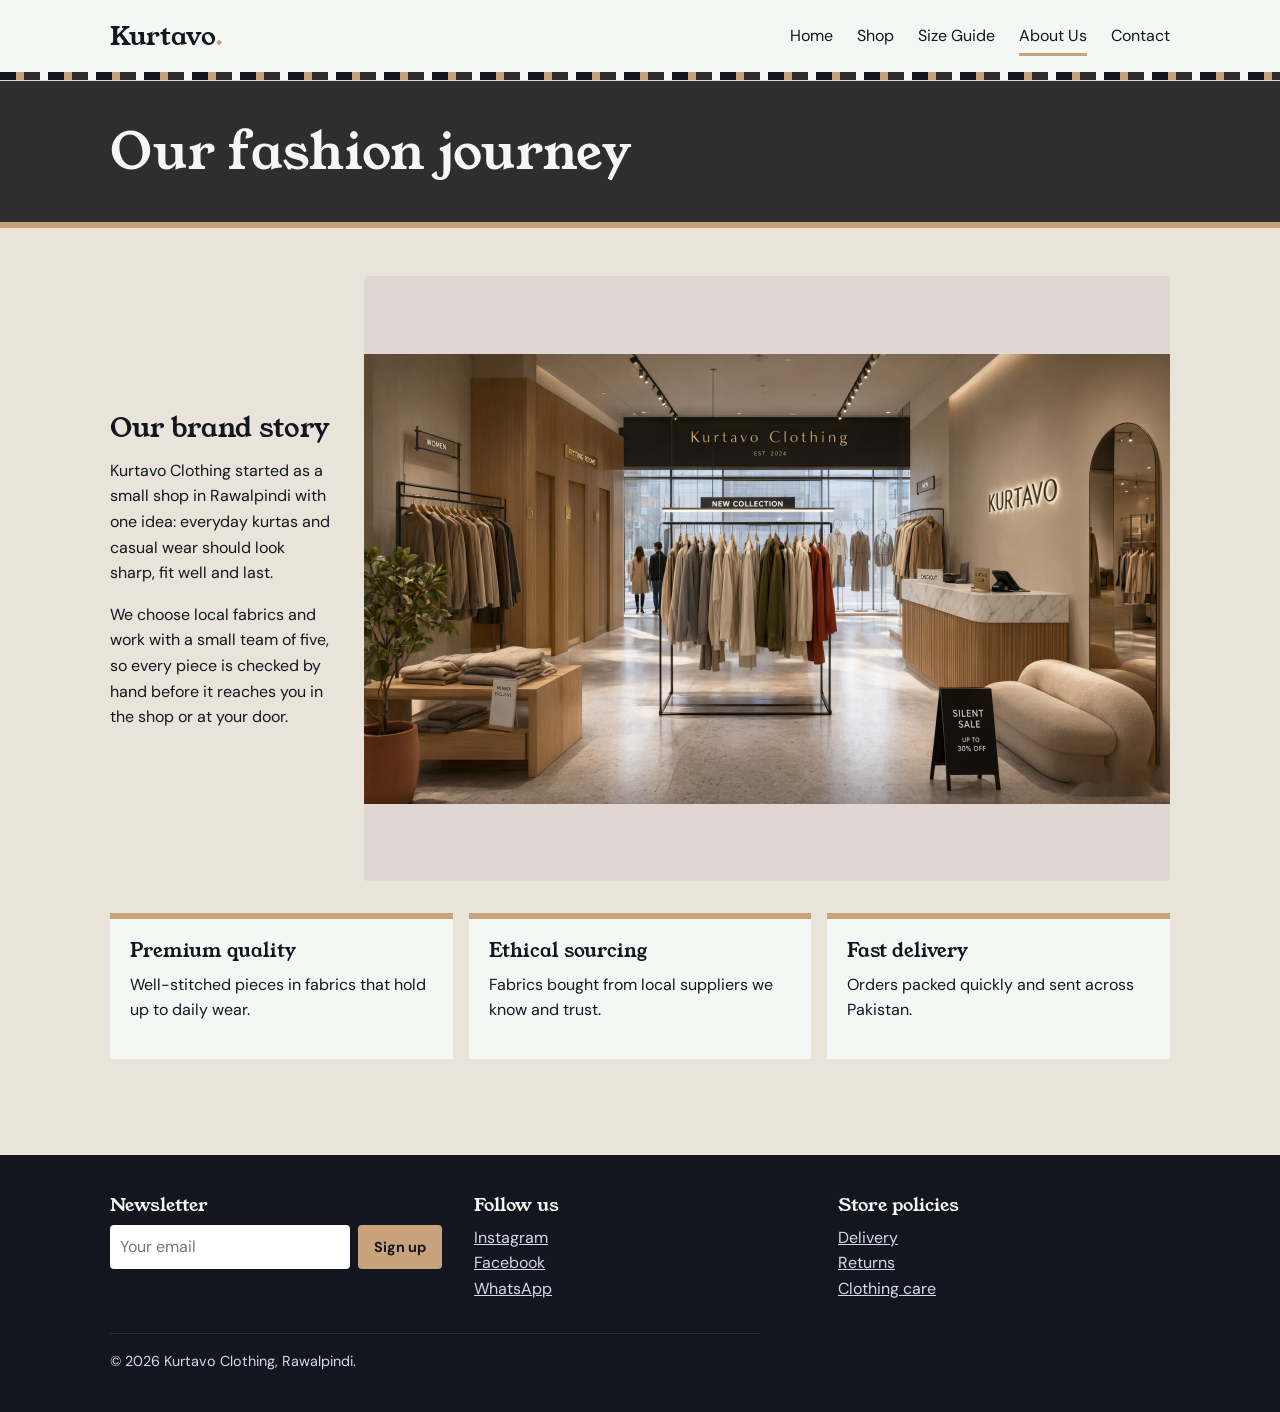
<file: New folder/about.html>
<!DOCTYPE html>
<html lang="en">

<head>
  <meta charset="UTF-8">
  <meta name="viewport" content="width=device-width, initial-scale=1">
  <title>About Us | Kurtavo Clothing</title>
  <link rel="preconnect" href="https://fonts.googleapis.com">
  <link rel="stylesheet"
    href="https://fonts.googleapis.com/css2?family=DM+Sans:wght@400;700&family=Young+Serif&display=swap">
  <link rel="stylesheet" href="style.css">
</head>

<body>

  <!-- ========== HEADER / NAVIGATION (same on every page) ========== -->
  <header class="site-header">
    <div class="wrap header-row">
      <a class="logo" href="index.html">Kurtavo<span>.</span></a>
      <input type="checkbox" id="nav-toggle" class="nav-toggle" aria-label="Toggle menu">
      <label for="nav-toggle" class="nav-button">Menu</label>
      <ul class="nav-links">
        <li><a href="index.html">Home</a></li>
        <li><a href="shop.html">Shop</a></li>
        <li><a href="size-guide.html">Size Guide</a></li>
        <li><a href="about.html" class="active">About Us</a></li>
        <li><a href="contact.html">Contact</a></li>
      </ul>
    </div>
  </header>

  <!-- ========== PAGE HEADER ========== -->
  <section class="page-header">
    <div class="wrap">
      <h1>Our fashion journey</h1>
    </div>
  </section>

  <main class="section">
    <div class="wrap">

      <!-- ========== BRAND STORY + PHOTO ========== -->
      <div class="two-col">
        <div>
          <h2>Our brand story</h2>
          <p>Kurtavo Clothing started as a small shop in Rawalpindi with one idea: everyday kurtas and casual wear
            should look sharp, fit well and last.</p>
          <p>We choose local fabrics and work with a small team of five, so every piece is checked by hand before it
            reaches you in the shop or at your door.</p>
        </div>
        <div class="photo-box"><img src="kurtavo_store_clean.png" alt="Inside the kurtavo clothing store"></div>
      </div>

      <!-- ========== CORE VALUES ========== -->
      <div class="values">
        <div class="value">
          <h3>Premium quality</h3>
          <p>Well-stitched pieces in fabrics that hold up to daily wear.</p>
        </div>
        <div class="value">
          <h3>Ethical sourcing</h3>
          <p>Fabrics bought from local suppliers we know and trust.</p>
        </div>
        <div class="value">
          <h3>Fast delivery</h3>
          <p>Orders packed quickly and sent across Pakistan.</p>
        </div>
      </div>

    </div>
  </main>

  <!-- ========== FOOTER (same on every page) ========== -->
  <footer class="site-footer">
    <div class="wrap">
      <div class="footer-grid">
        <div>
          <h3>Newsletter</h3>
          <form class="newsletter" action="#">
            <input type="email" id="news-email" placeholder="Your email" aria-label="Email for newsletter">
            <button class="btn btn-small" type="submit">Sign up</button>
          </form>
        </div>
        <div>
          <h3>Follow us</h3>
          <ul>
            <li><a href="#">Instagram</a></li>
            <li><a href="#">Facebook</a></li>
            <li><a href="#">WhatsApp</a></li>
          </ul>
        </div>
        <div>
          <h3>Store policies</h3>
          <ul>
            <li><a href="#">Delivery</a></li>
            <li><a href="#">Returns</a></li>
            <li><a href="#">Clothing care</a></li>
          </ul>
        </div>
      </div>
      <p class="copyright">&copy; 2026 Kurtavo Clothing, Rawalpindi.</p>
    </div>
  </footer>

</body>

</html>
</file>
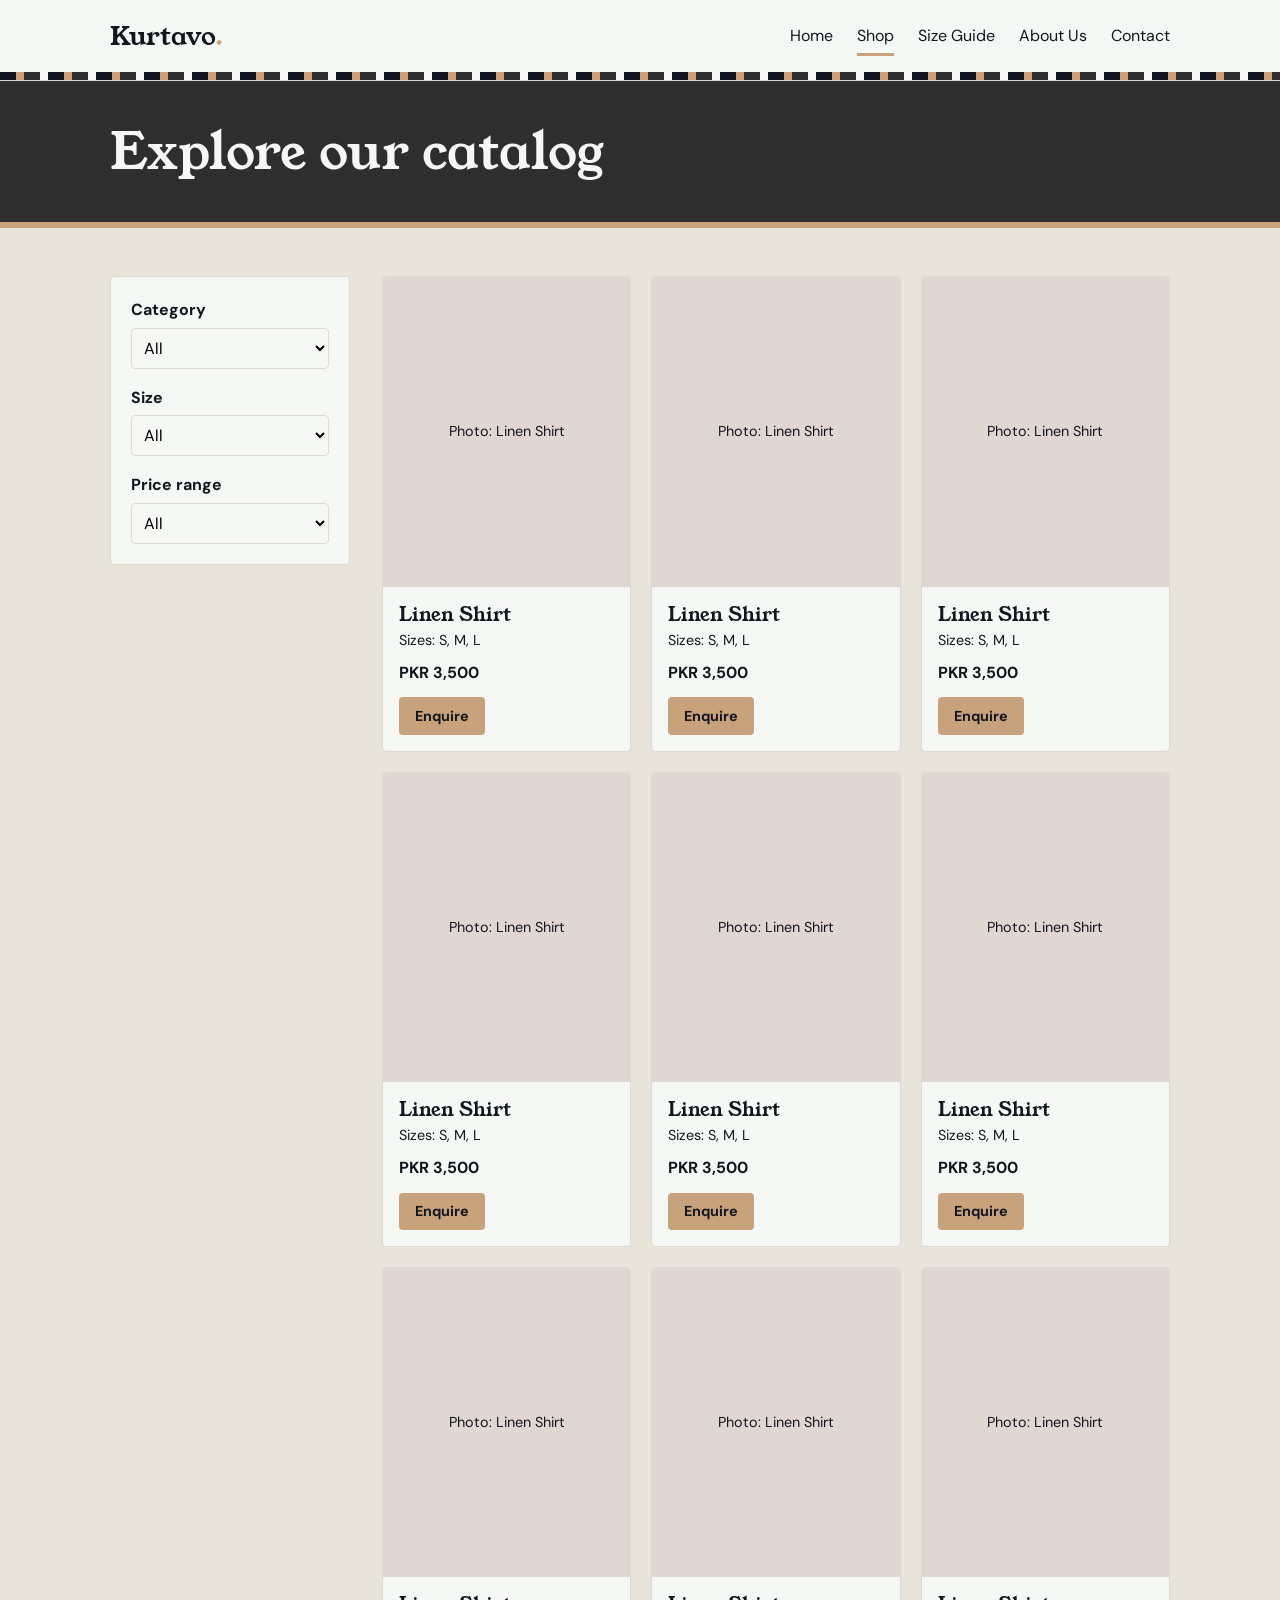
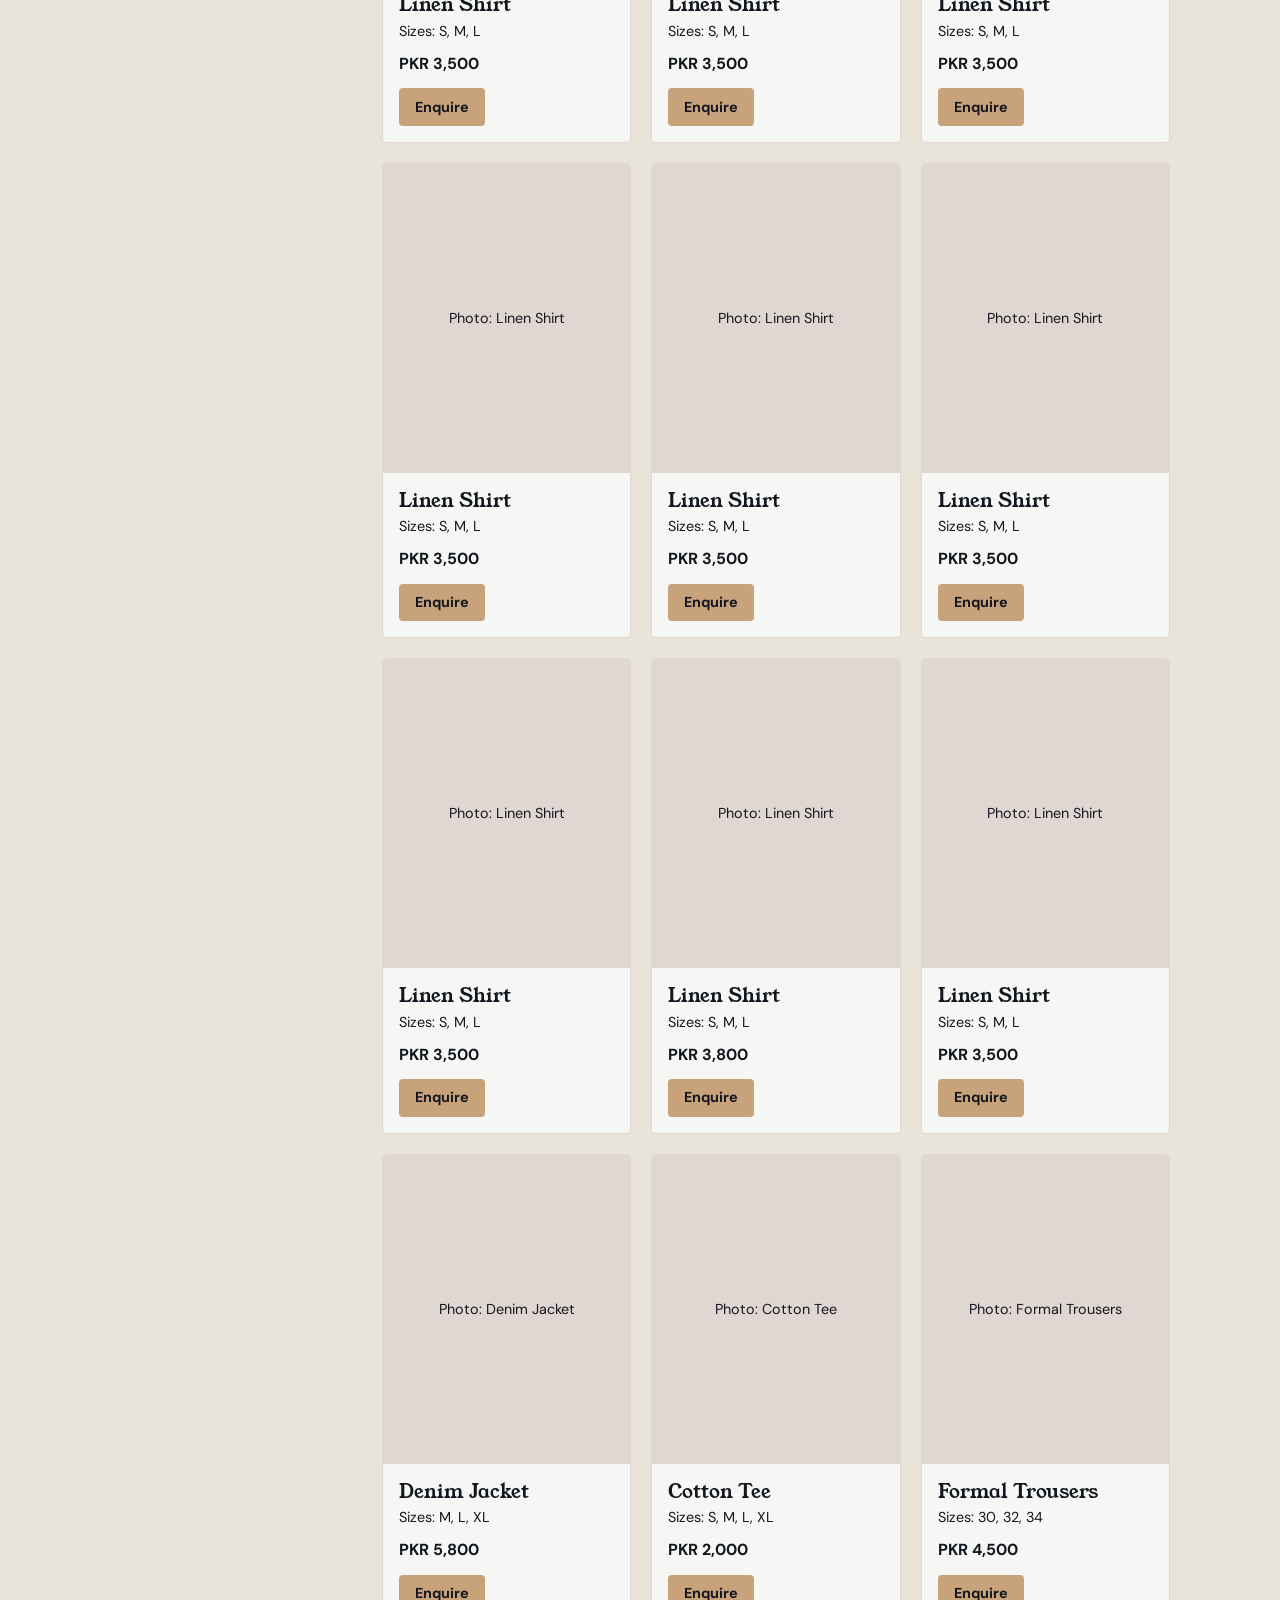
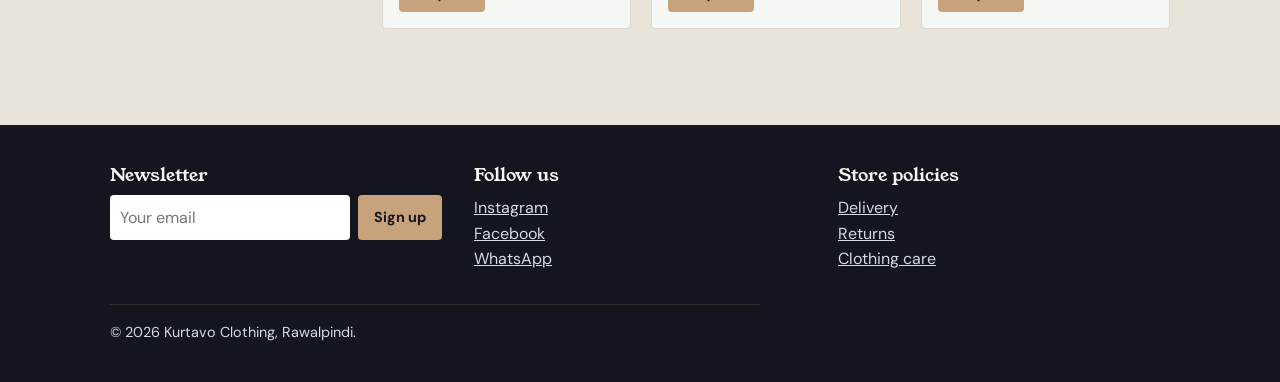
<file: New folder/shop.html>
<!DOCTYPE html>
<html lang="en">
<head>
  <meta charset="UTF-8">
  <meta name="viewport" content="width=device-width, initial-scale=1">
  <title>Shop | Kurtavo Clothing</title>
  <link rel="preconnect" href="https://fonts.googleapis.com">
  <link rel="stylesheet" href="https://fonts.googleapis.com/css2?family=DM+Sans:wght@400;700&family=Young+Serif&display=swap">
  <link rel="stylesheet" href="style.css">
</head>
<body>

  <!-- ========== HEADER / NAVIGATION (same on every page) ========== -->
  <header class="site-header">
    <div class="wrap header-row">
      <a class="logo" href="index.html">Kurtavo<span>.</span></a>
      <input type="checkbox" id="nav-toggle" class="nav-toggle" aria-label="Toggle menu">
      <label for="nav-toggle" class="nav-button">Menu</label>
      <ul class="nav-links">
        <li><a href="index.html">Home</a></li>
        <li><a href="shop.html" class="active">Shop</a></li>
        <li><a href="size-guide.html">Size Guide</a></li>
        <li><a href="about.html">About Us</a></li>
        <li><a href="contact.html">Contact</a></li>
      </ul>
    </div>
  </header>

  <!-- ========== PAGE HEADER ========== -->
  <section class="page-header">
    <div class="wrap"><h1>Explore our catalog</h1></div>
  </section>

  <main class="section">
    <div class="wrap shop-layout">

      <!-- ========== FILTER SIDEBAR (add JavaScript later to make it work) ========== -->
      <aside class="filters" aria-label="Filters">
        <label for="f-category">Category</label>
        <select id="f-category">
          <option>All</option><option>Men</option><option>Women</option><option>Accessories</option>
        </select>
        <label for="f-size">Size</label>
        <select id="f-size">
          <option>All</option><option>S</option><option>M</option><option>L</option>
        </select>
        <label for="f-price">Price range</label>
        <select id="f-price">
          <option>All</option><option>Under PKR 3,000</option><option>PKR 3,000 to 5,000</option><option>Over PKR 5,000</option>
        </select>
      </aside>

      <!-- ========== PRODUCT GRID ========== -->
      <section aria-label="Products">
        <div class="product-grid">
          <article class="product-card">
            <div class="thumb">Photo: Linen Shirt</div>
            <div class="info">
              <h3>Linen Shirt</h3>
              <p class="sizes">Sizes: S, M, L</p>
              <p class="price">PKR 3,500</p>
              <a class="btn btn-small" href="contact.html">Enquire</a>
            </div>
          </article><article class="product-card">
            <div class="thumb">Photo: Linen Shirt</div>
            <div class="info">
              <h3>Linen Shirt</h3>
              <p class="sizes">Sizes: S, M, L</p>
              <p class="price">PKR 3,500</p>
              <a class="btn btn-small" href="contact.html">Enquire</a>
            </div>
          </article><article class="product-card">
            <div class="thumb">Photo: Linen Shirt</div>
            <div class="info">
              <h3>Linen Shirt</h3>
              <p class="sizes">Sizes: S, M, L</p>
              <p class="price">PKR 3,500</p>
              <a class="btn btn-small" href="contact.html">Enquire</a>
            </div>
          </article><article class="product-card">
            <div class="thumb">Photo: Linen Shirt</div>
            <div class="info">
              <h3>Linen Shirt</h3>
              <p class="sizes">Sizes: S, M, L</p>
              <p class="price">PKR 3,500</p>
              <a class="btn btn-small" href="contact.html">Enquire</a>
            </div>
          </article><article class="product-card">
            <div class="thumb">Photo: Linen Shirt</div>
            <div class="info">
              <h3>Linen Shirt</h3>
              <p class="sizes">Sizes: S, M, L</p>
              <p class="price">PKR 3,500</p>
              <a class="btn btn-small" href="contact.html">Enquire</a>
            </div>
          </article><article class="product-card">
            <div class="thumb">Photo: Linen Shirt</div>
            <div class="info">
              <h3>Linen Shirt</h3>
              <p class="sizes">Sizes: S, M, L</p>
              <p class="price">PKR 3,500</p>
              <a class="btn btn-small" href="contact.html">Enquire</a>
            </div>
          </article><article class="product-card">
            <div class="thumb">Photo: Linen Shirt</div>
            <div class="info">
              <h3>Linen Shirt</h3>
              <p class="sizes">Sizes: S, M, L</p>
              <p class="price">PKR 3,500</p>
              <a class="btn btn-small" href="contact.html">Enquire</a>
            </div>
          </article><article class="product-card">
            <div class="thumb">Photo: Linen Shirt</div>
            <div class="info">
              <h3>Linen Shirt</h3>
              <p class="sizes">Sizes: S, M, L</p>
              <p class="price">PKR 3,500</p>
              <a class="btn btn-small" href="contact.html">Enquire</a>
            </div>
          </article><article class="product-card">
            <div class="thumb">Photo: Linen Shirt</div>
            <div class="info">
              <h3>Linen Shirt</h3>
              <p class="sizes">Sizes: S, M, L</p>
              <p class="price">PKR 3,500</p>
              <a class="btn btn-small" href="contact.html">Enquire</a>
            </div>
          </article><article class="product-card">
            <div class="thumb">Photo: Linen Shirt</div>
            <div class="info">
              <h3>Linen Shirt</h3>
              <p class="sizes">Sizes: S, M, L</p>
              <p class="price">PKR 3,500</p>
              <a class="btn btn-small" href="contact.html">Enquire</a>
            </div>
          </article><article class="product-card">
            <div class="thumb">Photo: Linen Shirt</div>
            <div class="info">
              <h3>Linen Shirt</h3>
              <p class="sizes">Sizes: S, M, L</p>
              <p class="price">PKR 3,500</p>
              <a class="btn btn-small" href="contact.html">Enquire</a>
            </div>
          </article><article class="product-card">
            <div class="thumb">Photo: Linen Shirt</div>
            <div class="info">
              <h3>Linen Shirt</h3>
              <p class="sizes">Sizes: S, M, L</p>
              <p class="price">PKR 3,500</p>
              <a class="btn btn-small" href="contact.html">Enquire</a>
            </div>
          </article><article class="product-card">
            <div class="thumb">Photo: Linen Shirt</div>
            <div class="info">
              <h3>Linen Shirt</h3>
              <p class="sizes">Sizes: S, M, L</p>
              <p class="price">PKR 3,500</p>
              <a class="btn btn-small" href="contact.html">Enquire</a>
            </div>
          </article><article class="product-card">
            <div class="thumb">Photo: Linen Shirt</div>
            <div class="info">
              <h3>Linen Shirt</h3>
              <p class="sizes">Sizes: S, M, L</p>
              <p class="price">PKR 3,800</p>  
              <a class="btn btn-small" href="contact.html">Enquire</a>
            </div>
          </article><article class="product-card">
            <div class="thumb">Photo: Linen Shirt</div>
            <div class="info">
              <h3>Linen Shirt</h3>
              <p class="sizes">Sizes: S, M, L</p>
              <p class="price">PKR 3,500</p>
              <a class="btn btn-small" href="contact.html">Enquire</a>
            </div>
          </article>
          <article class="product-card">
            <div class="thumb">Photo: Denim Jacket</div>
            <div class="info">
              <h3>Denim Jacket</h3>
              <p class="sizes">Sizes: M, L, XL</p>
              <p class="price">PKR 5,800</p>
              <a class="btn btn-small" href="contact.html">Enquire</a>
            </div>
          </article>
          <article class="product-card">
            <div class="thumb">Photo: Cotton Tee</div>
            <div class="info">
              <h3>Cotton Tee</h3>
              <p class="sizes">Sizes: S, M, L, XL</p>
              <p class="price">PKR 2,000</p>
              <a class="btn btn-small" href="contact.html">Enquire</a>
            </div>
          </article>
          <article class="product-card">
            <div class="thumb">Photo: Formal Trousers</div>
            <div class="info">
              <h3>Formal Trousers</h3>
              <p class="sizes">Sizes: 30, 32, 34</p>
              <p class="price">PKR 4,500</p>
              <a class="btn btn-small" href="contact.html">Enquire</a>
            </div>
          </article>
        </div>
      </section>

    </div>
  </main>

  <!-- ========== FOOTER (same on every page) ========== -->
  <footer class="site-footer">
    <div class="wrap">
      <div class="footer-grid">
        <div>
          <h3>Newsletter</h3>
          <form class="newsletter" action="#">
            <input type="email" id="news-email" placeholder="Your email" aria-label="Email for newsletter">
            <button class="btn btn-small" type="submit">Sign up</button>
          </form>
        </div>
        <div>
          <h3>Follow us</h3>
          <ul>
            <li><a href="#">Instagram</a></li>
            <li><a href="#">Facebook</a></li>
            <li><a href="#">WhatsApp</a></li>
          </ul>
        </div>
        <div>
          <h3>Store policies</h3>
          <ul>
            <li><a href="#">Delivery</a></li>
            <li><a href="#">Returns</a></li>
            <li><a href="#">Clothing care</a></li>
          </ul>
        </div>
      </div>
      <p class="copyright">&copy; 2026 Kurtavo Clothing, Rawalpindi.</p>
    </div>
  </footer>

</body>
</html>
</file>
<file: style.css>
:root {
  --ink: #14161F;
  --indigo: #2E2E2E;
  --marigold: #C8A27A;
  --paper: #E8E4DA;
  --white: #F5F7F4;
  --line: #E0D7D2;
  --muted: ;
  --font-head: "Young Serif", Georgia, serif;
  --font-body: "DM Sans", Arial, sans-serif;
}


* {
  box-sizing: border-box;
}

body {
  margin: 0;
  font-family: var(--font-body);
  color: var(--ink);
  background: var(--paper);
  line-height: 1.6;
}

h1,
h2,
h3 {
  font-family: var(--font-head);
  font-weight: 400;
  line-height: 1.2;
  margin: 0 0 .5em;
}

h1 {
  font-size: clamp(2rem, 5vw, 3.2rem);
}

h2 {
  font-size: 1.7rem;
}

h3 {
  font-size: 1.2rem;
}

p {
  margin: 0 0 1em;
  max-width: 65ch;
}

a {
  color: var(--indigo);
}

.wrap {
  max-width: 1100px;
  margin: 0 auto;
  padding: 0 1.25rem;
}

.section {
  padding: 3rem 0;
}

.page-header {
  background: var(--indigo);
  color: var(--white);
  padding: 2.5rem 0;
  border-bottom: 6px solid var(--marigold);
}

.page-header h1 {
  margin: 0;
}

:focus-visible {
  outline: 3px solid var(--marigold);
  outline-offset: 2px;
}


.site-header {
  background: var(--white);
  border-bottom: 1px solid var(--line);
  position: relative;
}

.site-header::after {
  /* block-print strip */
  content: "";
  display: block;
  height: 8px;
  background: repeating-linear-gradient(90deg, var(--ink) 0 16px, var(--marigold) 16px 24px, var(--indigo) 24px 40px, var(--white) 40px 48px);
}

.header-row {
  display: flex;
  align-items: center;
  justify-content: space-between;
  min-height: 4.5rem;
}

.logo {
  font-family: var(--font-head);
  font-size: 1.6rem;
  color: var(--ink);
  text-decoration: none;
}

.logo span {
  color: var(--marigold);
}

.nav-links {
  display: flex;
  gap: 1.5rem;
  list-style: none;
  margin: 0;
  padding: 0;
}

.nav-links a {
  color: var(--ink);
  text-decoration: none;
  padding: .4rem 0;
  border-bottom: 3px solid transparent;
}

.nav-links a:hover,
.nav-links a.active {
  border-bottom-color: var(--marigold);
}

.nav-toggle,
.nav-button {
  display: none;
}

/* mobile menu button, see section 11 */


.btn {
  display: inline-block;
  background: var(--marigold);
  color: var(--ink);
  font: inherit;
  font-weight: 700;
  padding: .75rem 1.5rem;
  border: 0;
  border-radius: 4px;
  text-decoration: none;
  cursor: pointer;
}

.btn:hover {
  background: var(--ink);
  color: var(--white);
}

.btn-small {
  padding: .45rem 1rem;
  font-size: .9rem;
}


.hero {
  background: var(--ink);
  color: var(--white);
  padding: 5rem 0;
}

.hero p {
  color: #d5d9e8;
  font-size: 1.15rem;
}

.hero h1 {
  max-width: 14ch;
}

.category-row {
  display: grid;
  grid-template-columns: repeat(3, 1fr);
  gap: 1rem;
}

.category {
  display: flex;
  align-items: flex-end;
  min-height: 160px;
  padding: 1.25rem;
  color: var(--white);
  text-decoration: none;
  font-family: var(--font-head);
  font-size: 1.4rem;
  border-radius: 4px;
}

.category:nth-child(1) {
  background: var(--indigo);
}

.category:nth-child(2) {
  background: var(--ink);
}

.category:nth-child(3) {
  background: #7a5c00;
}

.category:hover {
  outline: 3px solid var(--marigold);
}

/* 6. SHOP PAGE (also used for Trending products on Home) */
.shop-layout {
  display: grid;
  grid-template-columns: 240px 1fr;
  gap: 2rem;
  align-items: start;
}

.filters {
  background: var(--white);
  border: 1px solid var(--line);
  border-radius: 4px;
  padding: 1.25rem;
}

.filters label {
  display: block;
  font-weight: 700;
  margin: 1rem 0 .3rem;
}

.filters label:first-of-type {
  margin-top: 0;
}

.filters select {
  width: 100%;
  padding: .5rem;
  font: inherit;
  border: 1px solid var(--line);
  border-radius: 4px;
  background: var(--white);
}

.product-grid {
  display: grid;
  grid-template-columns: repeat(auto-fill, minmax(220px, 1fr));
  gap: 1.25rem;
}

.product-card {
  background: var(--white);
  border: 1px solid var(--line);
  border-radius: 4px;
  overflow: hidden;
  display: flex;
  flex-direction: column;
}

.product-card .thumb {
  aspect-ratio: 4 / 5;
  background: var(--line);
  display: flex;
  align-items: center;
  justify-content: center;
  color: var(--muted);
  font-size: .9rem;
}

/* replace with <img> later */
.product-card .thumb img {
  width: 100%;
  height: 100%;
  object-fit: cover;
  display: block;
}

.product-card .info {
  padding: 1rem;
}

.product-card h3 {
  margin-bottom: .2rem;
}

.product-card .sizes {
  color: var(--muted);
  font-size: .9rem;
  margin-bottom: .5rem;
}

.price {
  font-weight: 700;
  margin-bottom: .75rem;
}

/* 7. SIZE GUIDE PAGE */
.guide-layout {
  display: grid;
  grid-template-columns: 2fr 1fr;
  gap: 2rem;
  align-items: start;
}

.tabs input {
  position: absolute;
  opacity: 0;
}

/* radio buttons drive the tabs - no JavaScript */
.tab-labels {
  display: flex;
  gap: .5rem;
  margin-bottom: 1rem;
}

.tab-labels label {
  padding: .5rem 1.25rem;
  border: 1px solid var(--line);
  border-radius: 4px;
  background: var(--white);
  cursor: pointer;
}

#tab-men:checked~.tab-labels label[for="tab-men"],
#tab-women:checked~.tab-labels label[for="tab-women"],
#tab-kids:checked~.tab-labels label[for="tab-kids"] {
  background: var(--ink);
  color: var(--white);
  border-color: var(--ink);
}

#tab-men:focus-visible~.tab-labels label[for="tab-men"],
#tab-women:focus-visible~.tab-labels label[for="tab-women"],
#tab-kids:focus-visible~.tab-labels label[for="tab-kids"] {
  outline: 3px solid var(--marigold);
  outline-offset: 2px;
}

.tab-panel {
  display: none;
}

#tab-men:checked~#panel-men,
#tab-women:checked~#panel-women,
#tab-kids:checked~#panel-kids {
  display: block;
}

.table-scroll {
  overflow-x: auto;
}

table {
  width: 100%;
  border-collapse: collapse;
  background: var(--white);
}

th,
td {
  text-align: left;
  padding: .75rem 1rem;
  border: 1px solid var(--line);
}

th {
  background: var(--indigo);
  color: var(--white);
  font-weight: 700;
}

.tip {
  background: var(--white);
  border-left: 6px solid var(--marigold);
  padding: 1.25rem;
}

/* 8. ABOUT PAGE */
.two-col {
  display: grid;
  grid-template-columns: 1fr 1fr;
  gap: 2rem;
  align-items: center;
}

.photo-box {
  aspect-ratio: 4 / 3;
  background: var(--line);
  border-radius: 4px;
  display: flex;
  align-items: center;
  justify-content: center;
  color: var(--muted);
}

.values {
  display: grid;
  grid-template-columns: repeat(3, 1fr);
  gap: 1rem;
  margin-top: 2rem;
}

.value {
  background: var(--white);
  border-top: 6px solid var(--marigold);
  padding: 1.25rem;
}

/* 9. CONTACT PAGE */
.contact-form label {
  display: block;
  font-weight: 700;
  margin: 1rem 0 .3rem;
}

.contact-form input,
.contact-form textarea {
  width: 100%;
  padding: .7rem;
  font: inherit;
  border: 1px solid var(--muted);
  border-radius: 4px;
  background: var(--white);
}

.contact-form .btn {
  margin-top: 1.25rem;
}

.info-box {
  background: var(--white);
  border: 1px solid var(--line);
  border-radius: 4px;
  padding: 1.5rem;
}

.map-box {
  aspect-ratio: 16 / 9;
  background: var(--line);
  border-radius: 4px;
  display: flex;
  align-items: center;
  justify-content: center;
  color: var(--muted);
  margin-top: 1rem;
}

/* 10. FOOTER */
.site-footer {
  background: var(--ink);
  color: #d5d9e8;
  padding: 2.5rem 0 1.5rem;
  margin-top: 3rem;
}

.footer-grid {
  display: grid;
  grid-template-columns: repeat(3, 1fr);
  gap: 2rem;
}

.site-footer h3 {
  color: var(--white);
  font-size: 1.1rem;
}

.site-footer a {
  color: #d5d9e8;
}

.site-footer ul {
  list-style: none;
  margin: 0;
  padding: 0;
}

.newsletter {
  display: flex;
  gap: .5rem;
}

.newsletter input {
  flex: 1;
  min-width: 0;
  padding: .6rem;
  font: inherit;
  border: 0;
  border-radius: 4px;
}

.copyright {
  border-top: 1px solid var(--indigo);
  margin-top: 2rem;
  padding-top: 1rem;
  font-size: .9rem;
}

/* 11. RESPONSIVE (360px to 1920px) */
@media (max-width: 800px) {

  .shop-layout,
  .guide-layout,
  .two-col {
    grid-template-columns: 1fr;
  }

  .category-row,
  .values,
  .footer-grid {
    grid-template-columns: 1fr;
  }

  .nav-button {
    display: block;
    padding: .5rem 1rem;
    border: 1px solid var(--ink);
    border-radius: 4px;
    cursor: pointer;
  }

  .nav-links {
    display: none;
    position: absolute;
    top: 100%;
    left: 0;
    right: 0;
    flex-direction: column;
    gap: 0;
    background: var(--white);
    border-bottom: 1px solid var(--line);
    z-index: 5;
  }

  .nav-links li {
    border-top: 1px solid var(--line);
  }

  .nav-links a {
    display: block;
    padding: .9rem 1.25rem;
    border-bottom: 0;
  }

  .nav-toggle:checked~.nav-links {
    display: flex;
  }

  /* checkbox shows/hides the menu - no JavaScript */
  .nav-toggle {
    display: block;
    position: absolute;
    opacity: 0;
  }

  .nav-toggle:focus-visible~.nav-button {
    outline: 3px solid var(--marigold);
    outline-offset: 2px;
  }

  .hero {
    padding: 3rem 0;
  }
}
</file>
<file: New folder/style.css>
/* ==========================================================
   Kurtavo Clothing - shared stylesheet (used by all 5 pages)
   Sections: 1 Colours/fonts | 2 Base | 3 Header/nav | 4 Buttons
             5 Home | 6 Shop | 7 Size guide | 8 About | 9 Contact
             10 Footer | 11 Responsive
   ========================================================== */

/* 1. COLOURS AND FONTS - change these to re-theme the site */
:root {
  --ink: #14161F;
  --indigo:  #2E2E2E;
  --marigold: #C8A27A;
  --paper: #E8E4DA;
  --white: #F5F7F4;
  --line: #E0D7D2;
  --muted: ;
  --font-head: "Young Serif", Georgia, serif;
  --font-body: "DM Sans", Arial, sans-serif;
}

/* 2. BASE */
* { box-sizing: border-box; }
body { margin: 0; font-family: var(--font-body); color: var(--ink); background: var(--paper); line-height: 1.6; }
h1, h2, h3 { font-family: var(--font-head); font-weight: 400; line-height: 1.2; margin: 0 0 .5em; }
h1 { font-size: clamp(2rem, 5vw, 3.2rem); }
h2 { font-size: 1.7rem; }
h3 { font-size: 1.2rem; }
p { margin: 0 0 1em; max-width: 65ch; }
a { color: var(--indigo); }
.wrap { max-width: 1100px; margin: 0 auto; padding: 0 1.25rem; }
.section { padding: 3rem 0; }
.page-header { background: var(--indigo); color: var(--white); padding: 2.5rem 0; border-bottom: 6px solid var(--marigold); }
.page-header h1 { margin: 0; }
:focus-visible { outline: 3px solid var(--marigold); outline-offset: 2px; }

/* 3. HEADER AND NAVIGATION */
.site-header { background: var(--white); border-bottom: 1px solid var(--line); position: relative; }
.site-header::after { /* block-print strip */
  content: ""; display: block; height: 8px;
  background: repeating-linear-gradient(90deg, var(--ink) 0 16px, var(--marigold) 16px 24px, var(--indigo) 24px 40px, var(--white) 40px 48px);
}
.header-row { display: flex; align-items: center; justify-content: space-between; min-height: 4.5rem; }
.logo { font-family: var(--font-head); font-size: 1.6rem; color: var(--ink); text-decoration: none; }
.logo span { color: var(--marigold); }
.nav-links { display: flex; gap: 1.5rem; list-style: none; margin: 0; padding: 0; }
.nav-links a { color: var(--ink); text-decoration: none; padding: .4rem 0; border-bottom: 3px solid transparent; }
.nav-links a:hover, .nav-links a.active { border-bottom-color: var(--marigold); }
.nav-toggle, .nav-button { display: none; } /* mobile menu button, see section 11 */

/* 4. BUTTONS */
.btn { display: inline-block; background: var(--marigold); color: var(--ink); font: inherit; font-weight: 700; padding: .75rem 1.5rem; border: 0; border-radius: 4px; text-decoration: none; cursor: pointer; }
.btn:hover { background: var(--ink); color: var(--white); }
.btn-small { padding: .45rem 1rem; font-size: .9rem; }

/* 5. HOME PAGE */
.hero { background: var(--ink); color: var(--white); padding: 5rem 0; }
.hero p { color: #d5d9e8; font-size: 1.15rem; }
.hero h1 { max-width: 14ch; }
.category-row { display: grid; grid-template-columns: repeat(3, 1fr); gap: 1rem; }
.category { display: flex; align-items: flex-end; min-height: 160px; padding: 1.25rem; color: var(--white); text-decoration: none; font-family: var(--font-head); font-size: 1.4rem; border-radius: 4px; }
.category:nth-child(1) { background: var(--indigo); }
.category:nth-child(2) { background: var(--ink); }
.category:nth-child(3) { background: #7a5c00; }
.category:hover { outline: 3px solid var(--marigold); }

/* 6. SHOP PAGE (also used for Trending products on Home) */
.shop-layout { display: grid; grid-template-columns: 240px 1fr; gap: 2rem; align-items: start; }
.filters { background: var(--white); border: 1px solid var(--line); border-radius: 4px; padding: 1.25rem; }
.filters label { display: block; font-weight: 700; margin: 1rem 0 .3rem; }
.filters label:first-of-type { margin-top: 0; }
.filters select { width: 100%; padding: .5rem; font: inherit; border: 1px solid var(--line); border-radius: 4px; background: var(--white); }
.product-grid { display: grid; grid-template-columns: repeat(auto-fill, minmax(220px, 1fr)); gap: 1.25rem; }
.product-card { background: var(--white); border: 1px solid var(--line); border-radius: 4px; overflow: hidden; display: flex; flex-direction: column; }
.product-card .thumb { aspect-ratio: 4 / 5; background: var(--line); display: flex; align-items: center; justify-content: center; color: var(--muted); font-size: .9rem; } /* replace with <img> later */
.product-card .info { padding: 1rem; }
.product-card h3 { margin-bottom: .2rem; }
.product-card .sizes { color: var(--muted); font-size: .9rem; margin-bottom: .5rem; }
.price { font-weight: 700; margin-bottom: .75rem; }

/* 7. SIZE GUIDE PAGE */
.guide-layout { display: grid; grid-template-columns: 2fr 1fr; gap: 2rem; align-items: start; }
.tabs input { position: absolute; opacity: 0; } /* radio buttons drive the tabs - no JavaScript */
.tab-labels { display: flex; gap: .5rem; margin-bottom: 1rem; }
.tab-labels label { padding: .5rem 1.25rem; border: 1px solid var(--line); border-radius: 4px; background: var(--white); cursor: pointer; }
#tab-men:checked ~ .tab-labels label[for="tab-men"],
#tab-women:checked ~ .tab-labels label[for="tab-women"],
#tab-kids:checked ~ .tab-labels label[for="tab-kids"] { background: var(--ink); color: var(--white); border-color: var(--ink); }
#tab-men:focus-visible ~ .tab-labels label[for="tab-men"],
#tab-women:focus-visible ~ .tab-labels label[for="tab-women"],
#tab-kids:focus-visible ~ .tab-labels label[for="tab-kids"] { outline: 3px solid var(--marigold); outline-offset: 2px; }
.tab-panel { display: none; }
#tab-men:checked ~ #panel-men, #tab-women:checked ~ #panel-women, #tab-kids:checked ~ #panel-kids { display: block; }
.table-scroll { overflow-x: auto; }
table { width: 100%; border-collapse: collapse; background: var(--white); }
th, td { text-align: left; padding: .75rem 1rem; border: 1px solid var(--line); }
th { background: var(--indigo); color: var(--white); font-weight: 700; }
.tip { background: var(--white); border-left: 6px solid var(--marigold); padding: 1.25rem; }

/* 8. ABOUT PAGE */
.two-col { display: grid; grid-template-columns: 1fr 1fr; gap: 2rem; align-items: center; }
.photo-box { aspect-ratio: 4 / 3; background: var(--line); border-radius: 4px; display: flex; align-items: center; justify-content: center; color: var(--muted); }
.values { display: grid; grid-template-columns: repeat(3, 1fr); gap: 1rem; margin-top: 2rem; }
.value { background: var(--white); border-top: 6px solid var(--marigold); padding: 1.25rem; }

/* 9. CONTACT PAGE */
.contact-form label { display: block; font-weight: 700; margin: 1rem 0 .3rem; }
.contact-form input, .contact-form textarea { width: 100%; padding: .7rem; font: inherit; border: 1px solid var(--muted); border-radius: 4px; background: var(--white); }
.contact-form .btn { margin-top: 1.25rem; }
.info-box { background: var(--white); border: 1px solid var(--line); border-radius: 4px; padding: 1.5rem; }
.map-box { aspect-ratio: 16 / 9; background: var(--line); border-radius: 4px; display: flex; align-items: center; justify-content: center; color: var(--muted); margin-top: 1rem; }

/* 10. FOOTER */
.site-footer { background: var(--ink); color: #d5d9e8; padding: 2.5rem 0 1.5rem; margin-top: 3rem; }
.footer-grid { display: grid; grid-template-columns: repeat(3, 1fr); gap: 2rem; }
.site-footer h3 { color: var(--white); font-size: 1.1rem; }
.site-footer a { color: #d5d9e8; }
.site-footer ul { list-style: none; margin: 0; padding: 0; }
.newsletter { display: flex; gap: .5rem; }
.newsletter input { flex: 1; min-width: 0; padding: .6rem; font: inherit; border: 0; border-radius: 4px; }
.copyright { border-top: 1px solid var(--indigo); margin-top: 2rem; padding-top: 1rem; font-size: .9rem; }

/* 11. RESPONSIVE (360px to 1920px) */
@media (max-width: 800px) {
  .shop-layout, .guide-layout, .two-col { grid-template-columns: 1fr; }
  .category-row, .values, .footer-grid { grid-template-columns: 1fr; }
  .nav-button { display: block; padding: .5rem 1rem; border: 1px solid var(--ink); border-radius: 4px; cursor: pointer; }
  .nav-links { display: none; position: absolute; top: 100%; left: 0; right: 0; flex-direction: column; gap: 0; background: var(--white); border-bottom: 1px solid var(--line); z-index: 5; }
  .nav-links li { border-top: 1px solid var(--line); }
  .nav-links a { display: block; padding: .9rem 1.25rem; border-bottom: 0; }
  .nav-toggle:checked ~ .nav-links { display: flex; } /* checkbox shows/hides the menu - no JavaScript */
  .nav-toggle { display: block; position: absolute; opacity: 0; }
  .nav-toggle:focus-visible ~ .nav-button { outline: 3px solid var(--marigold); outline-offset: 2px; }
  .hero { padding: 3rem 0; }
}
</file>
